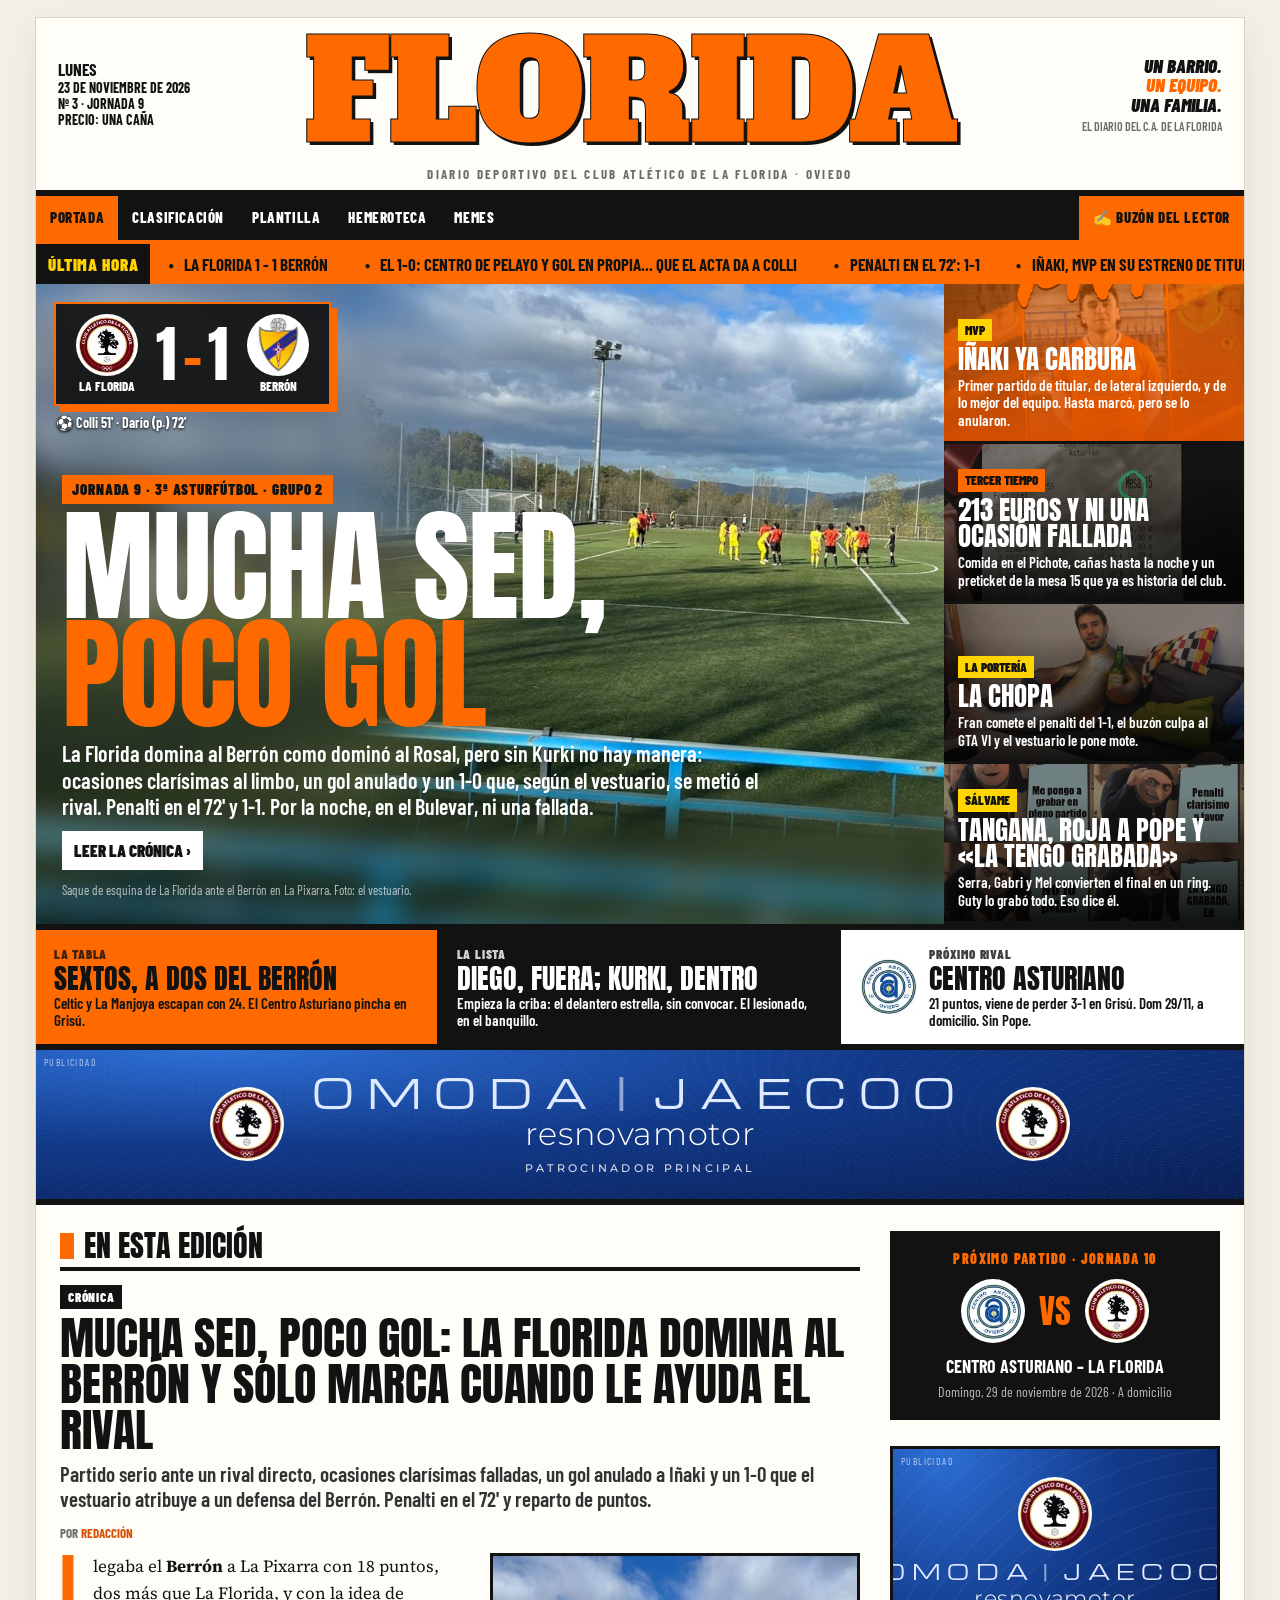
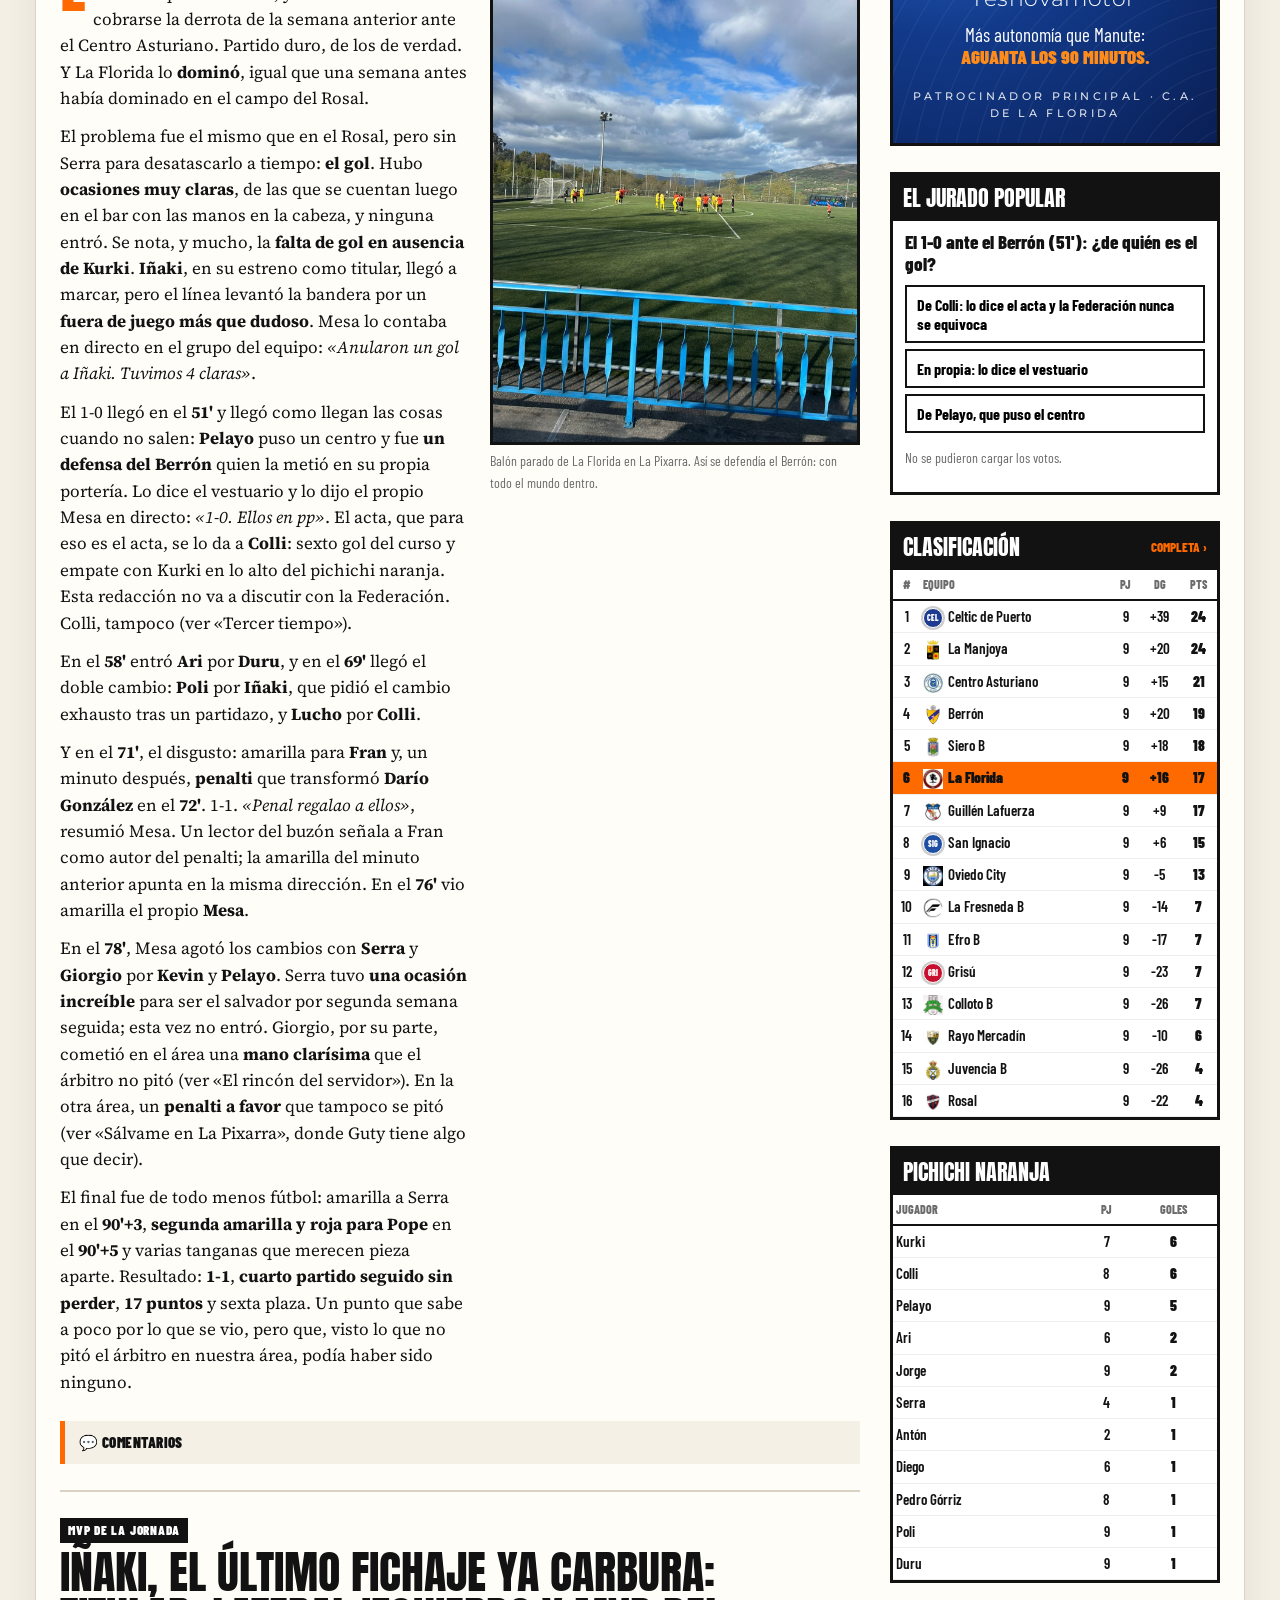
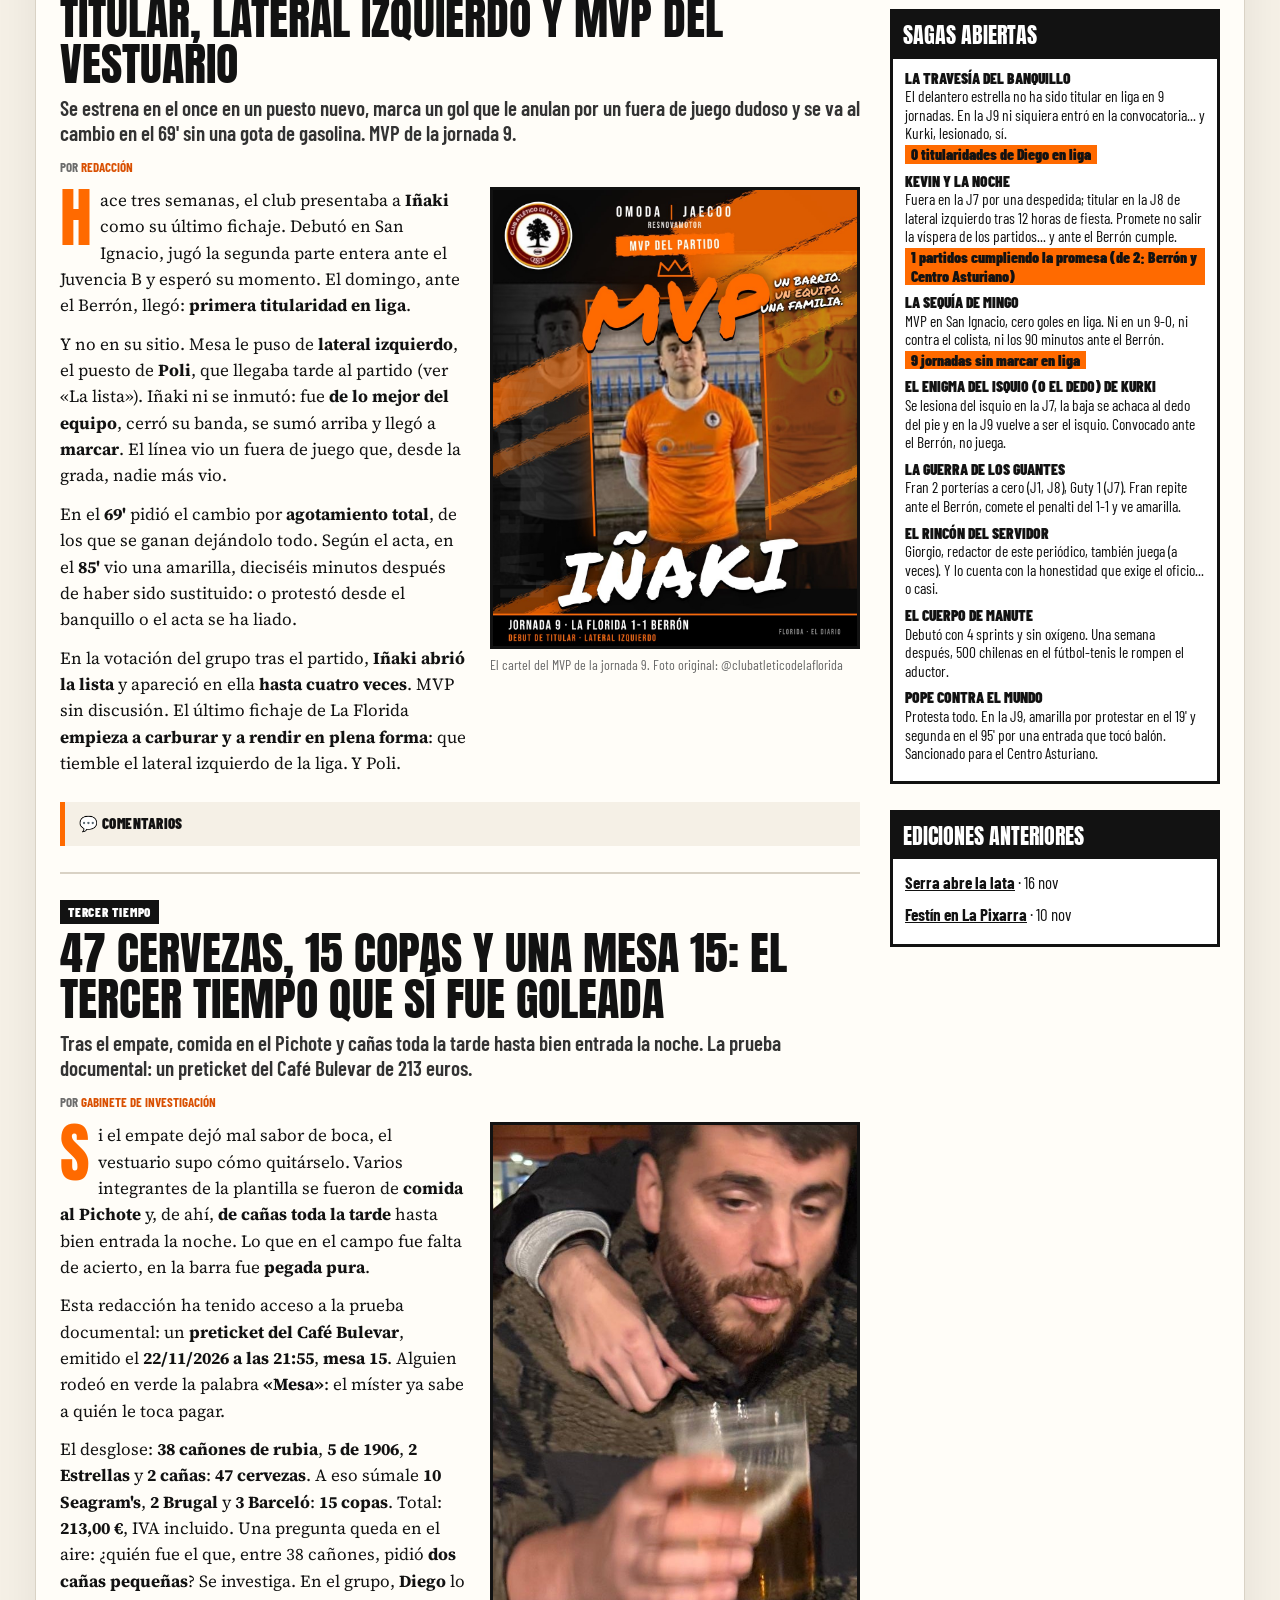
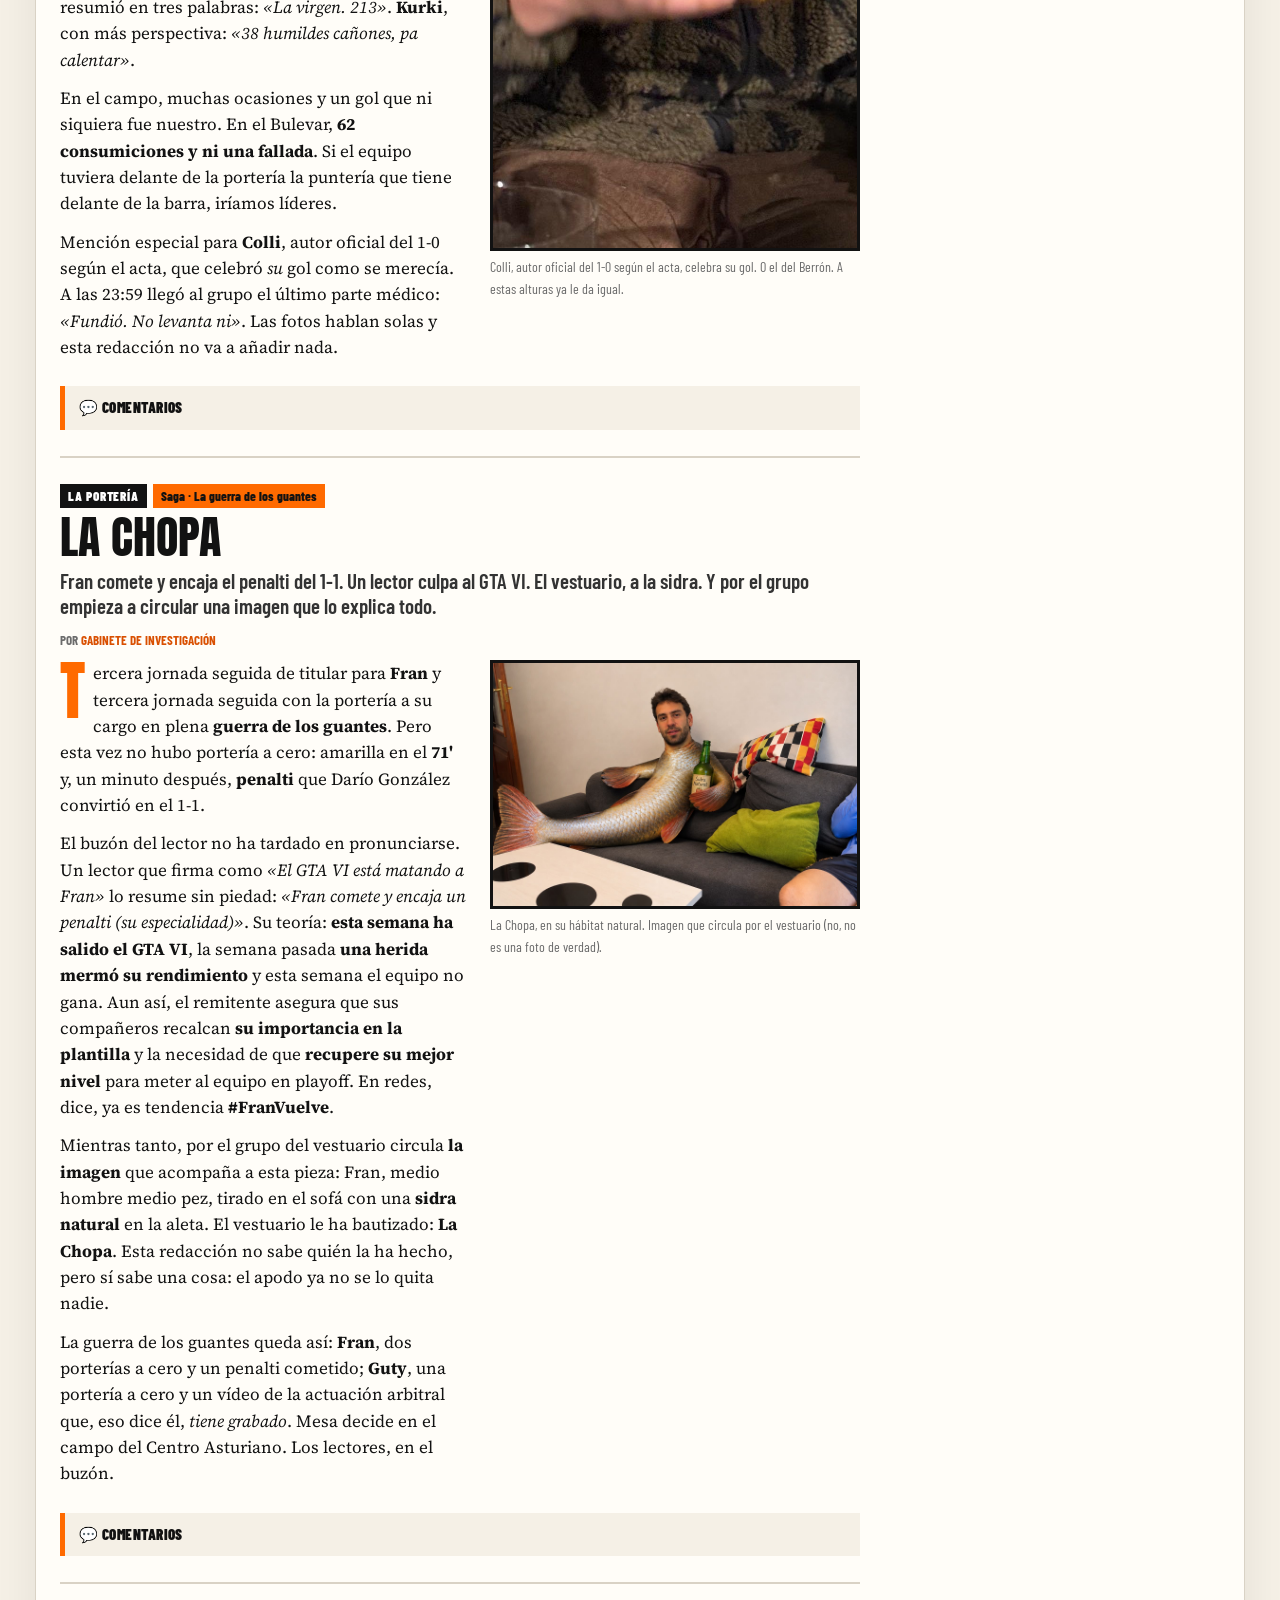
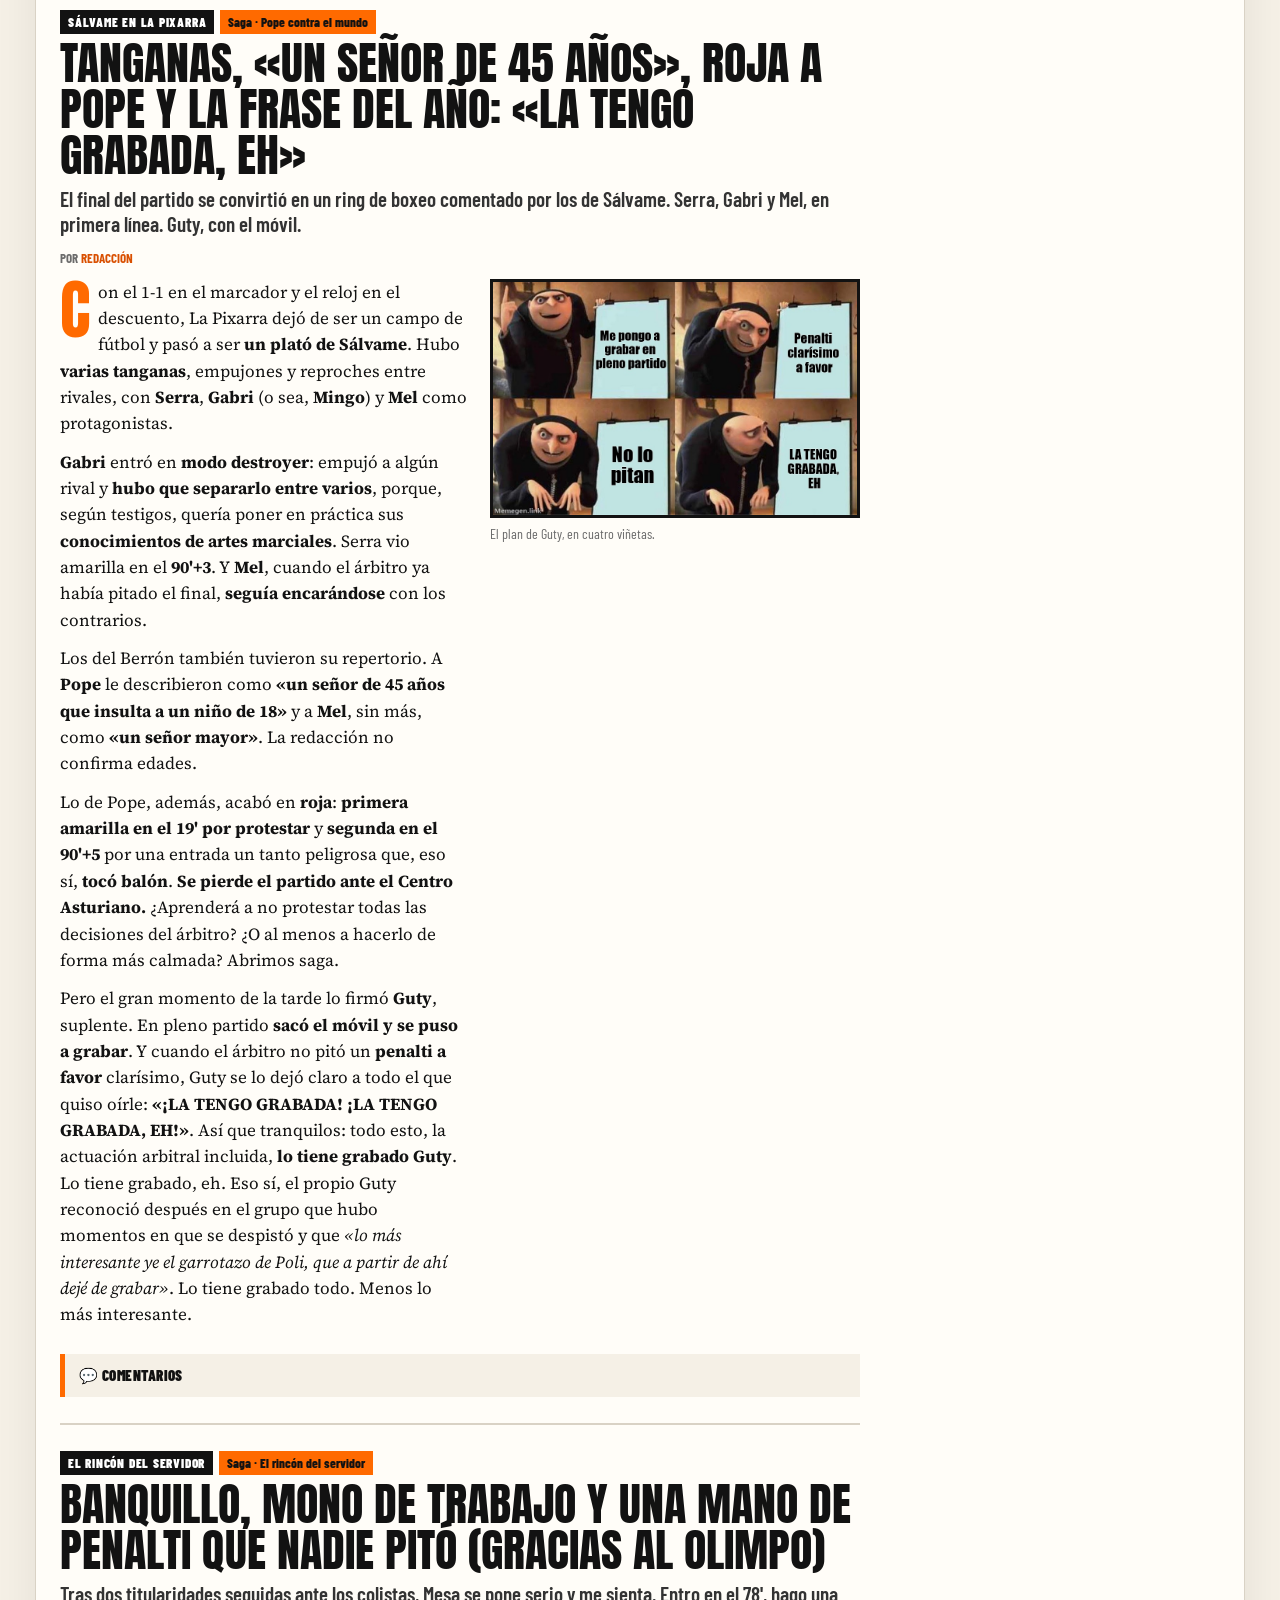
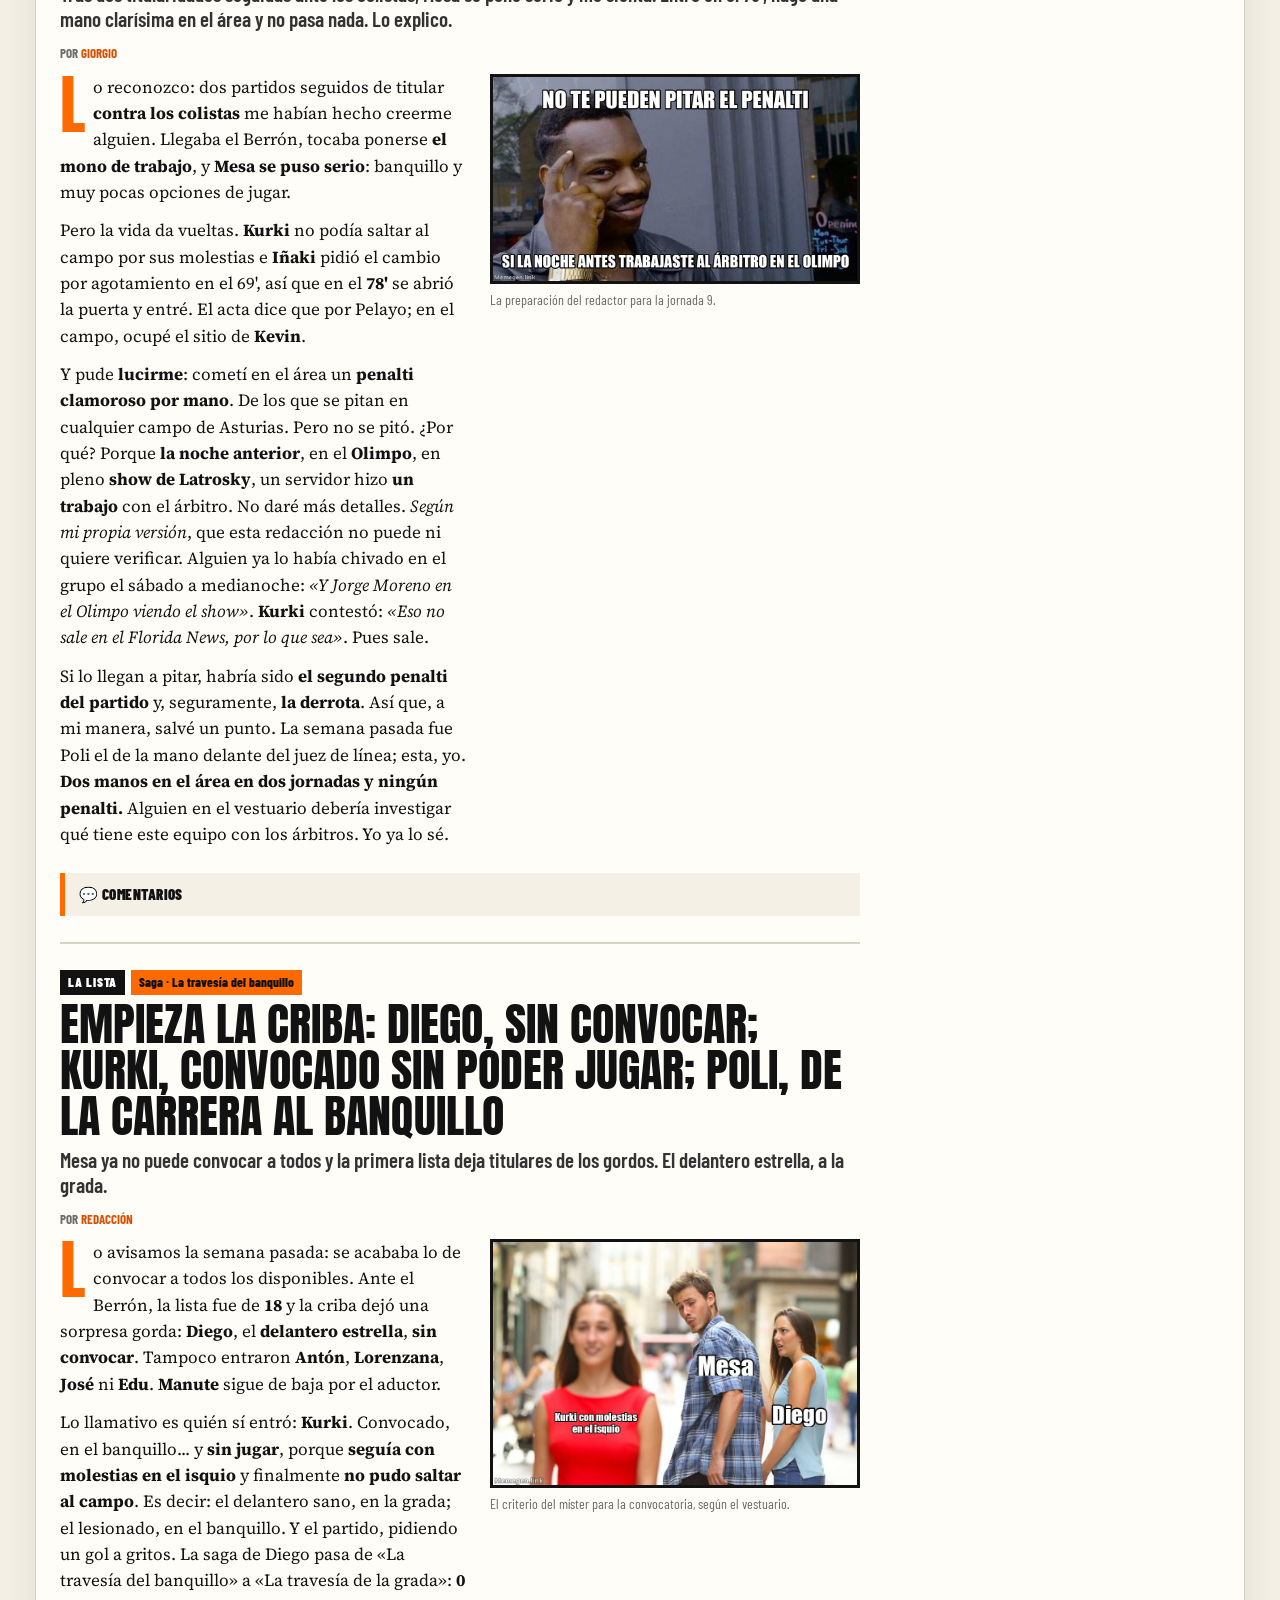
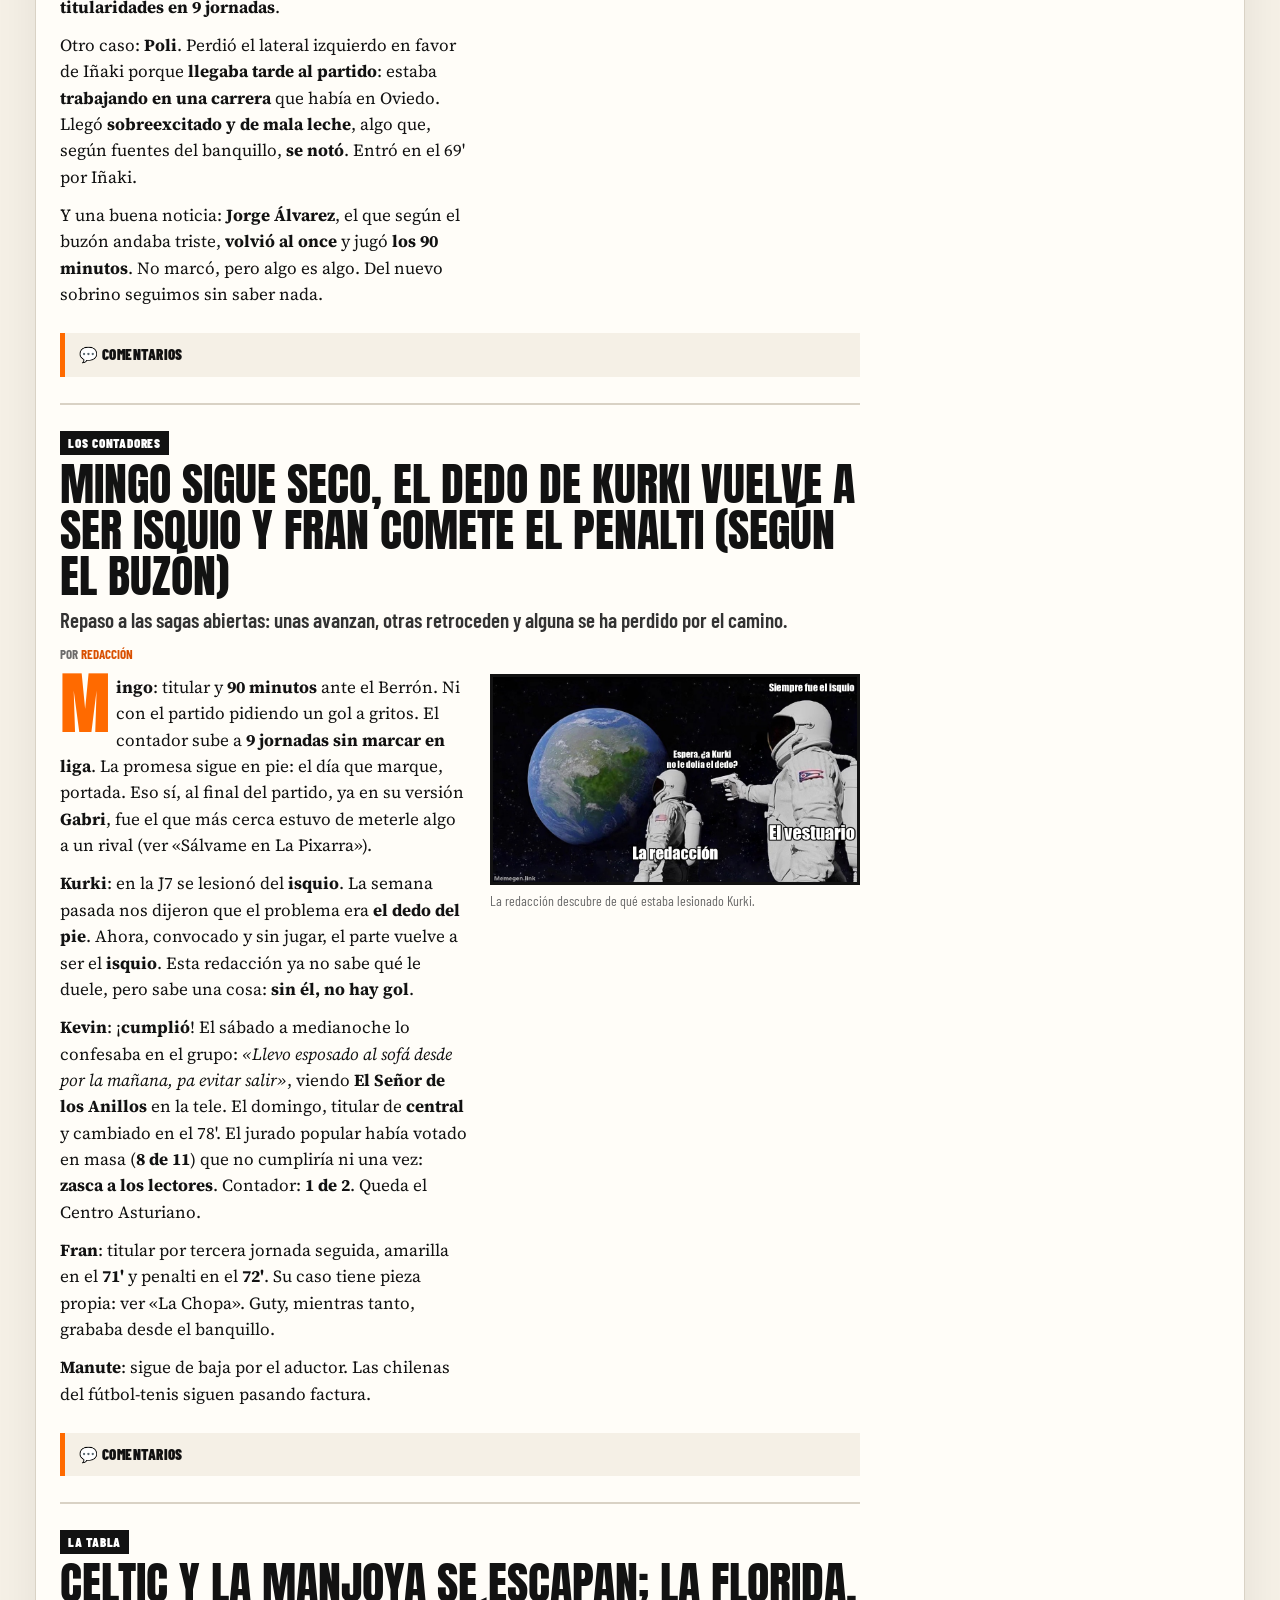
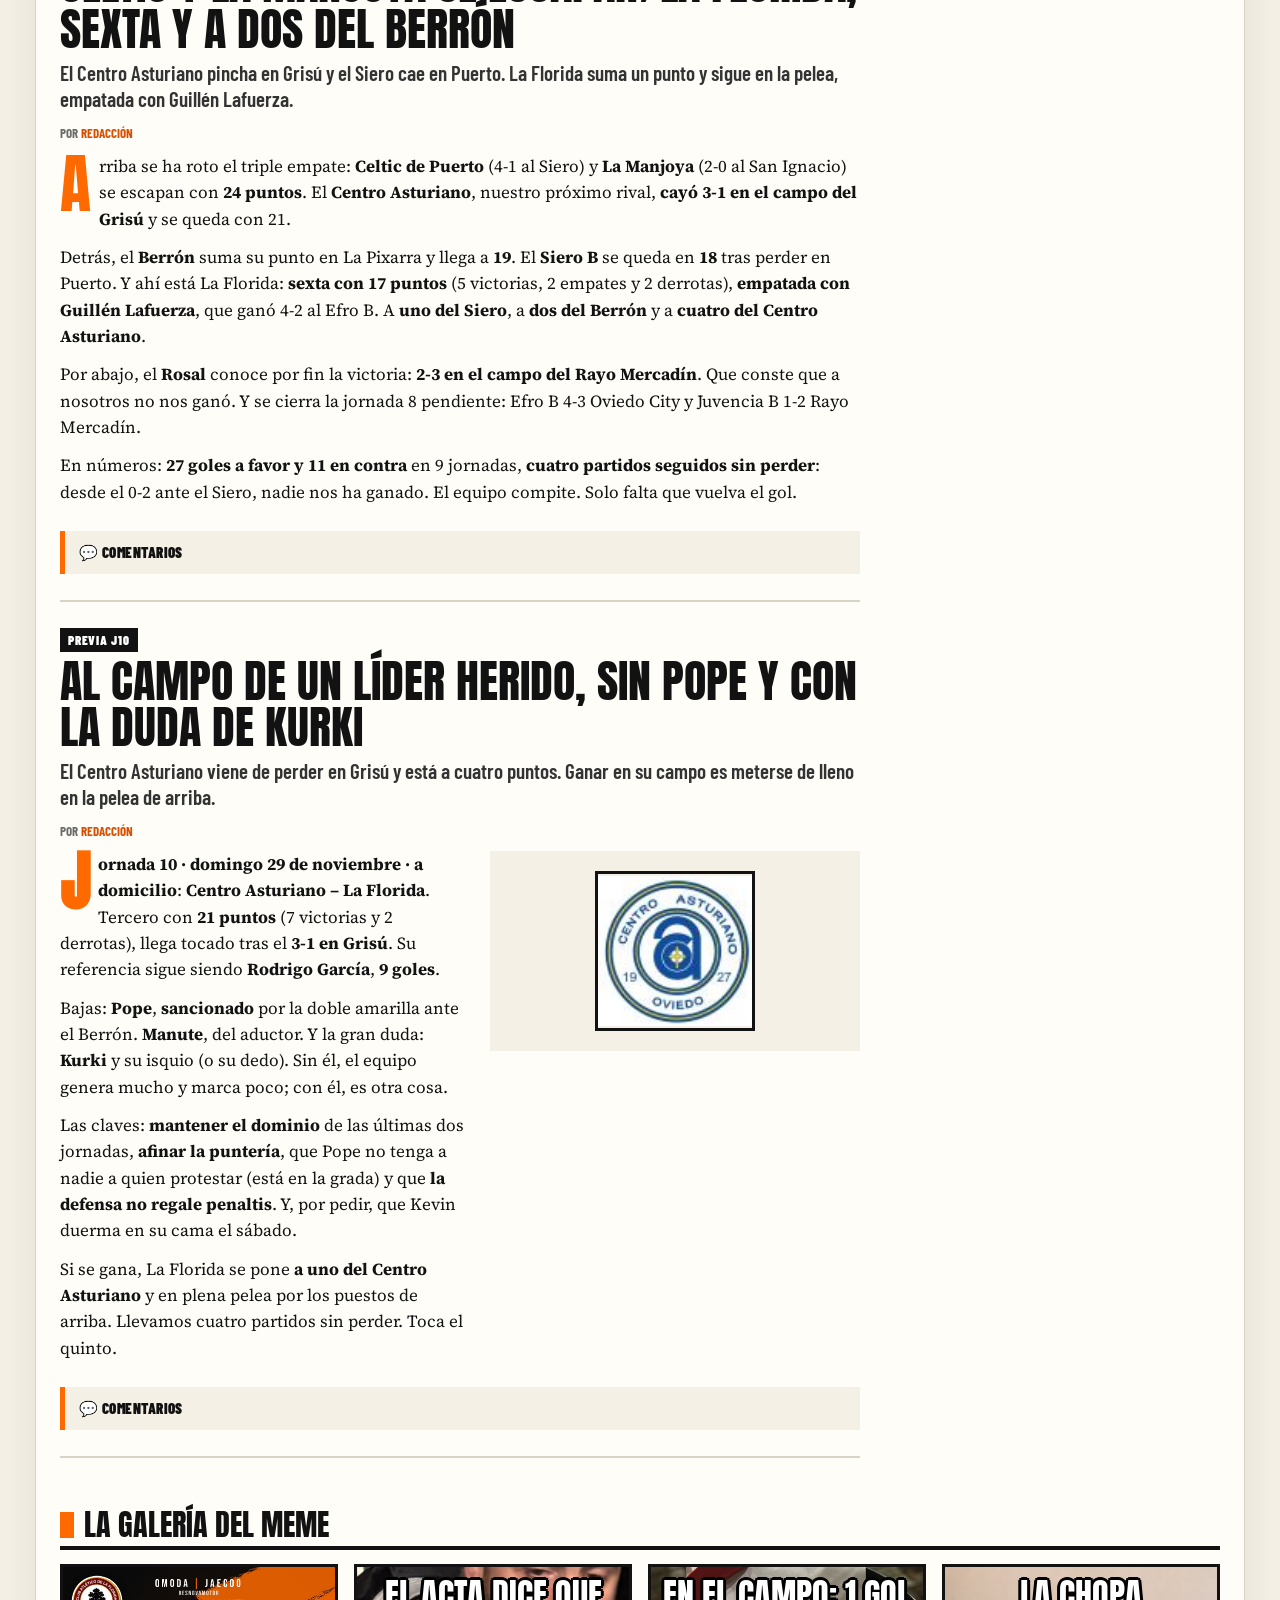
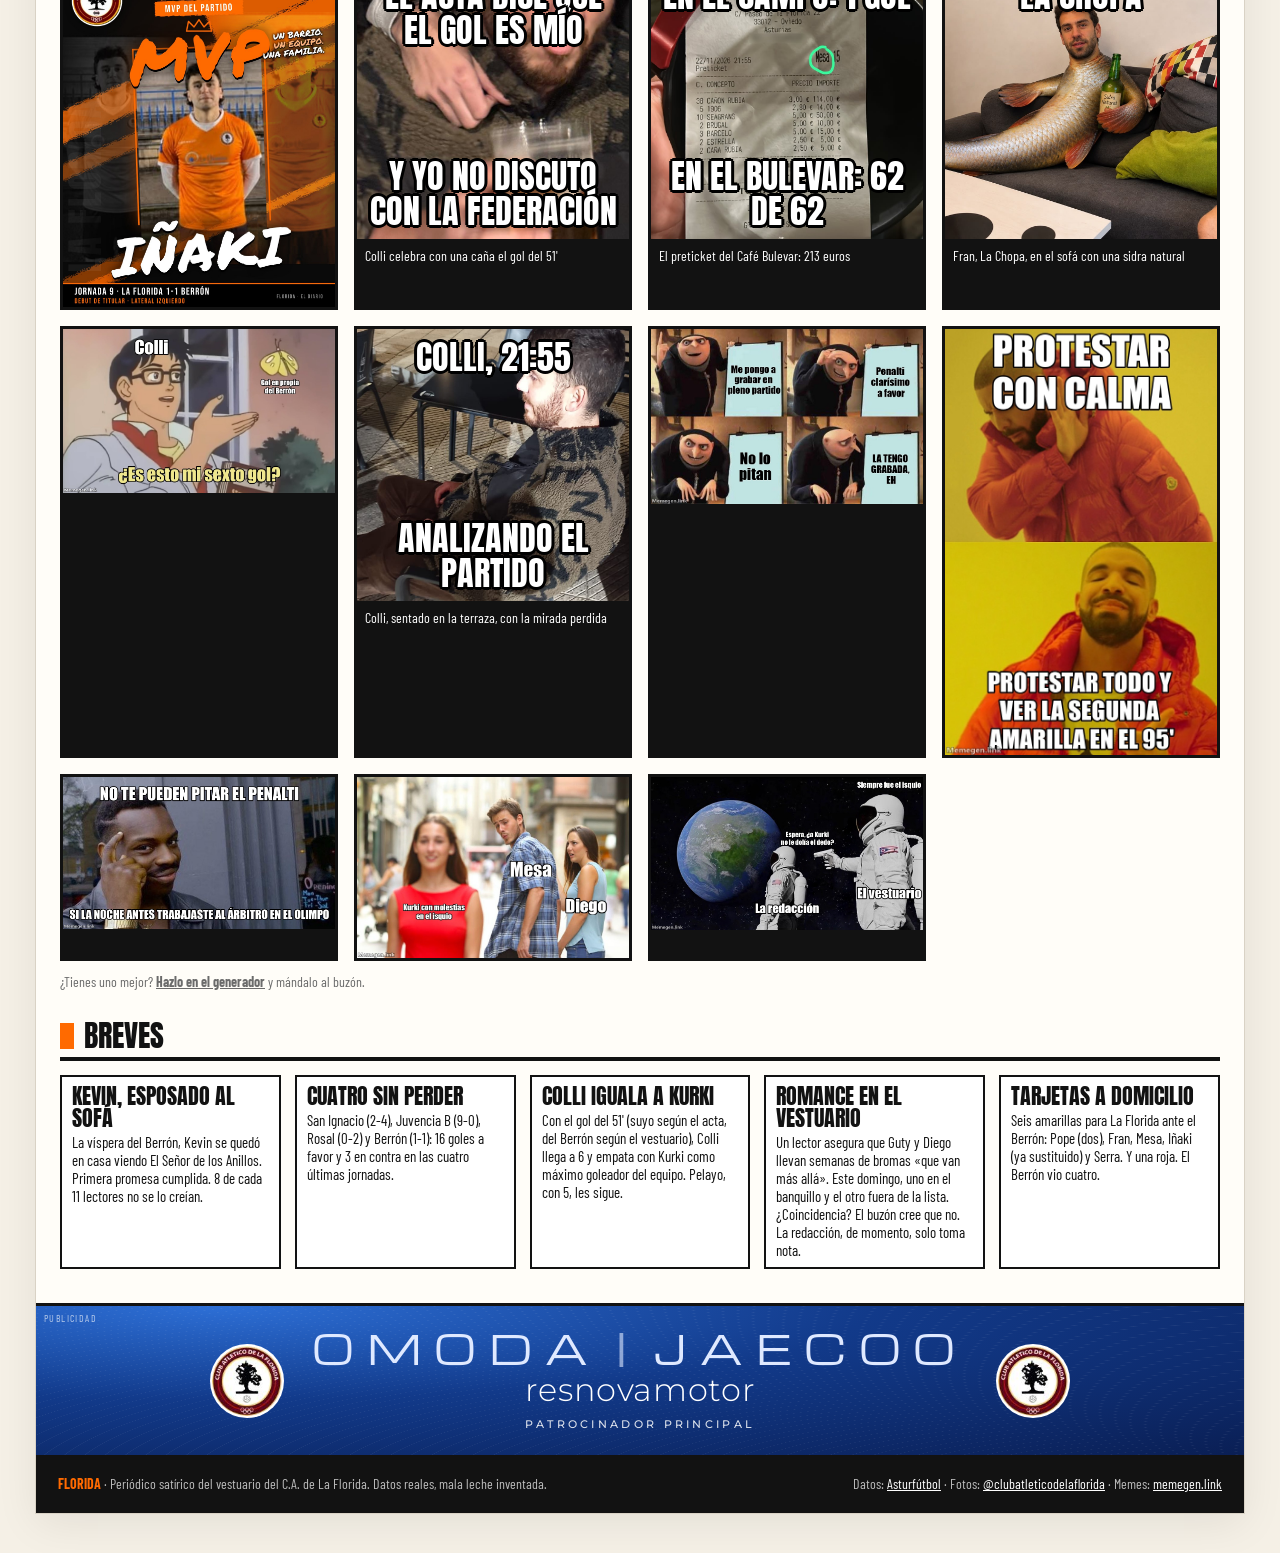
<file: index.html>
<!doctype html>
<html lang="es">
<head>
<meta charset="utf-8">
<meta name="viewport" content="width=device-width, initial-scale=1">
<title>FLORIDA · Diario del C.A. de La Florida</title>
<meta name="description" content="FLORIDA, el diario deportivo (y satírico) del Club Atlético de La Florida, Oviedo.">
<meta property="og:site_name" content="FLORIDA">
<meta property="og:title" content="FLORIDA · Diario del C.A. de La Florida">
<meta property="og:description" content="El diario deportivo del Club Atlético de La Florida. Un barrio. Un equipo. Una familia.">
<meta property="og:image" content="img/ig/j7-1.jpg">
<meta name="theme-color" content="#ff6a00">
<link rel="icon" href="img/escudos/florida.jpg">
<link rel="preconnect" href="https://fonts.googleapis.com"><link rel="preconnect" href="https://fonts.gstatic.com" crossorigin>
<link href="https://fonts.googleapis.com/css2?family=Alfa+Slab+One&family=Anton&family=Michroma&family=Montserrat:wght@300;500&family=Barlow+Condensed:ital,wght@0,500;0,600;0,700;0,800;0,900;1,700;1,900&family=Source+Serif+4:ital,opsz,wght@0,8..60,400;0,8..60,700;1,8..60,400&display=swap" rel="stylesheet">
<link rel="stylesheet" href="css/style.css?v=20261116c">
</head>
<body data-pagina="edicion">
<div class="wrap"><div class="paper" id="app"><div class="pagina"><p class="aviso">Imprimiendo la edición…</p></div></div></div>
<script src="js/config.js?v=20261116c"></script>
<script src="js/app.js?v=20261116c"></script>

</body>
</html>
</file>
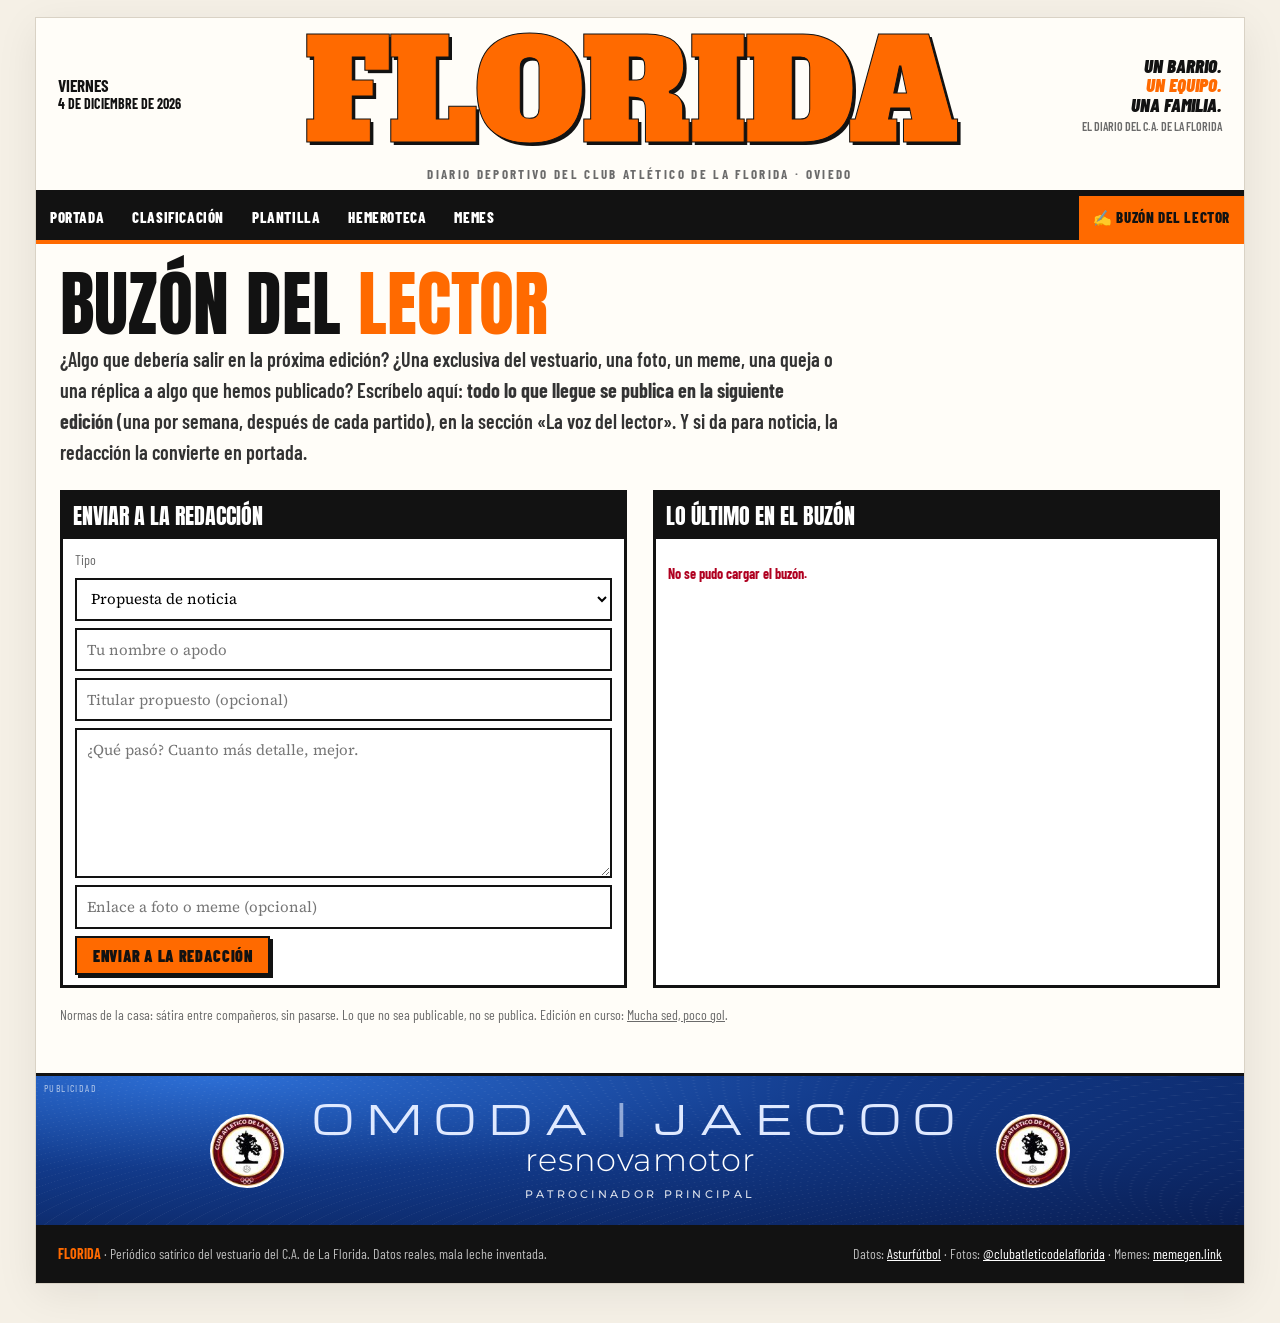
<file: buzon.html>
<!doctype html>
<html lang="es">
<head>
<meta charset="utf-8">
<meta name="viewport" content="width=device-width, initial-scale=1">
<title>Buzón del lector · FLORIDA</title>
<meta name="description" content="FLORIDA, el diario deportivo (y satírico) del Club Atlético de La Florida, Oviedo.">
<meta property="og:site_name" content="FLORIDA">
<meta property="og:title" content="Buzón del lector · FLORIDA">
<meta property="og:description" content="El diario deportivo del Club Atlético de La Florida. Un barrio. Un equipo. Una familia.">
<meta property="og:image" content="img/ig/j7-1.jpg">
<meta name="theme-color" content="#ff6a00">
<link rel="icon" href="img/escudos/florida.jpg">
<link rel="preconnect" href="https://fonts.googleapis.com"><link rel="preconnect" href="https://fonts.gstatic.com" crossorigin>
<link href="https://fonts.googleapis.com/css2?family=Alfa+Slab+One&family=Anton&family=Michroma&family=Montserrat:wght@300;500&family=Barlow+Condensed:ital,wght@0,500;0,600;0,700;0,800;0,900;1,700;1,900&family=Source+Serif+4:ital,opsz,wght@0,8..60,400;0,8..60,700;1,8..60,400&display=swap" rel="stylesheet">
<link rel="stylesheet" href="css/style.css?v=20261116c">
</head>
<body data-pagina="buzon">
<div class="wrap"><div class="paper" id="app"><div class="pagina"><p class="aviso">Imprimiendo la edición…</p></div></div></div>
<script src="js/config.js?v=20261116c"></script>
<script src="js/app.js?v=20261116c"></script>

</body>
</html>
</file>
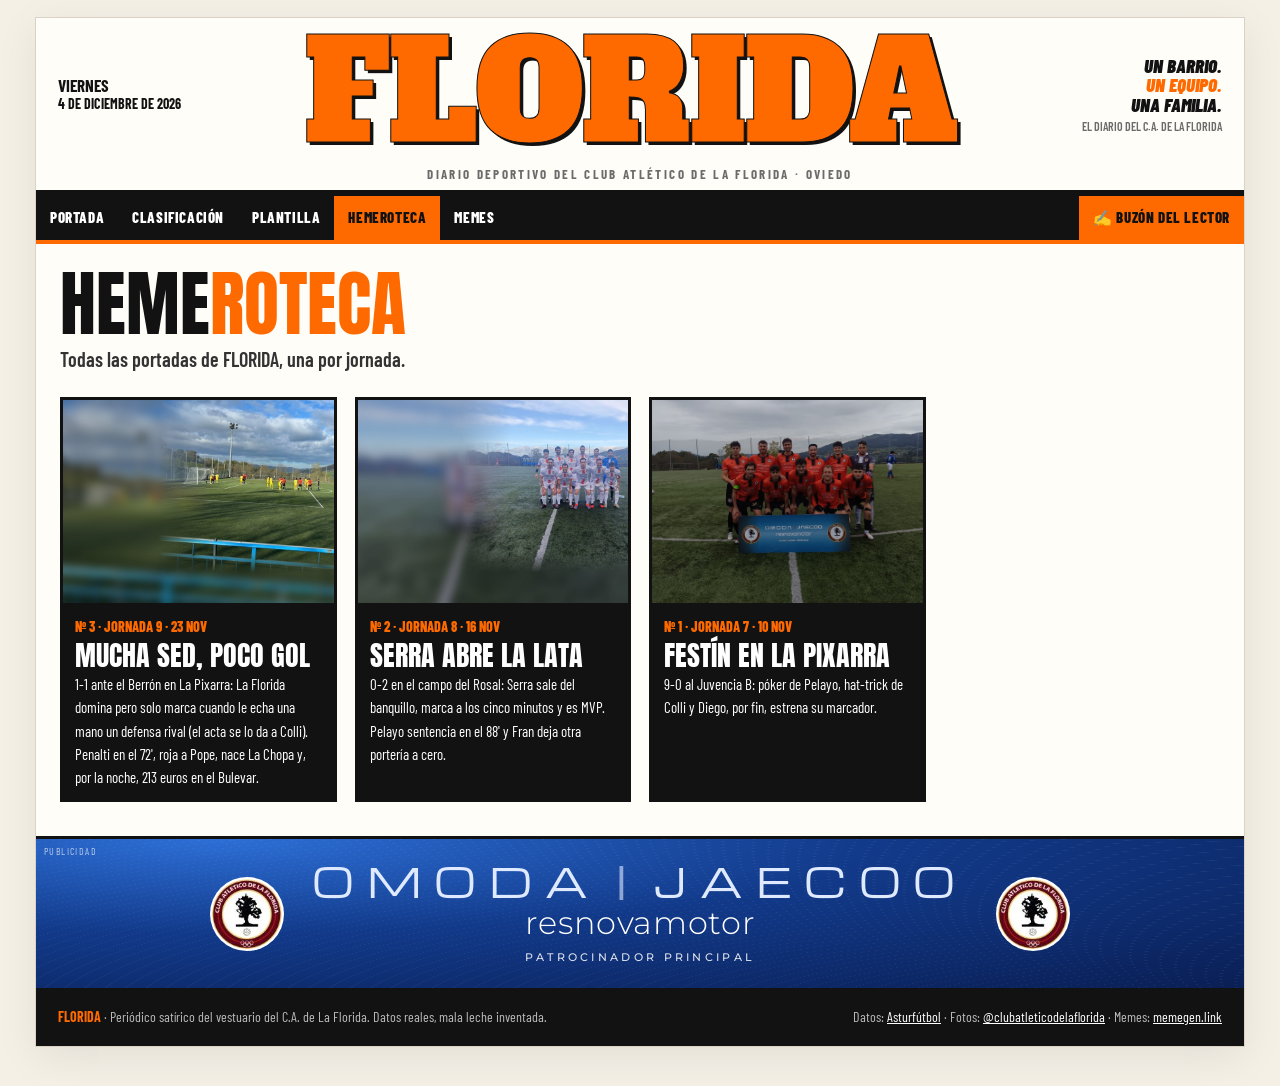
<file: hemeroteca.html>
<!doctype html>
<html lang="es">
<head>
<meta charset="utf-8">
<meta name="viewport" content="width=device-width, initial-scale=1">
<title>Hemeroteca · FLORIDA</title>
<meta name="description" content="FLORIDA, el diario deportivo (y satírico) del Club Atlético de La Florida, Oviedo.">
<meta property="og:site_name" content="FLORIDA">
<meta property="og:title" content="Hemeroteca · FLORIDA">
<meta property="og:description" content="El diario deportivo del Club Atlético de La Florida. Un barrio. Un equipo. Una familia.">
<meta property="og:image" content="img/ig/j7-1.jpg">
<meta name="theme-color" content="#ff6a00">
<link rel="icon" href="img/escudos/florida.jpg">
<link rel="preconnect" href="https://fonts.googleapis.com"><link rel="preconnect" href="https://fonts.gstatic.com" crossorigin>
<link href="https://fonts.googleapis.com/css2?family=Alfa+Slab+One&family=Anton&family=Michroma&family=Montserrat:wght@300;500&family=Barlow+Condensed:ital,wght@0,500;0,600;0,700;0,800;0,900;1,700;1,900&family=Source+Serif+4:ital,opsz,wght@0,8..60,400;0,8..60,700;1,8..60,400&display=swap" rel="stylesheet">
<link rel="stylesheet" href="css/style.css?v=20261116c">
</head>
<body data-pagina="hemeroteca">
<div class="wrap"><div class="paper" id="app"><div class="pagina"><p class="aviso">Imprimiendo la edición…</p></div></div></div>
<script src="js/config.js?v=20261116c"></script>
<script src="js/app.js?v=20261116c"></script>

</body>
</html>
</file>
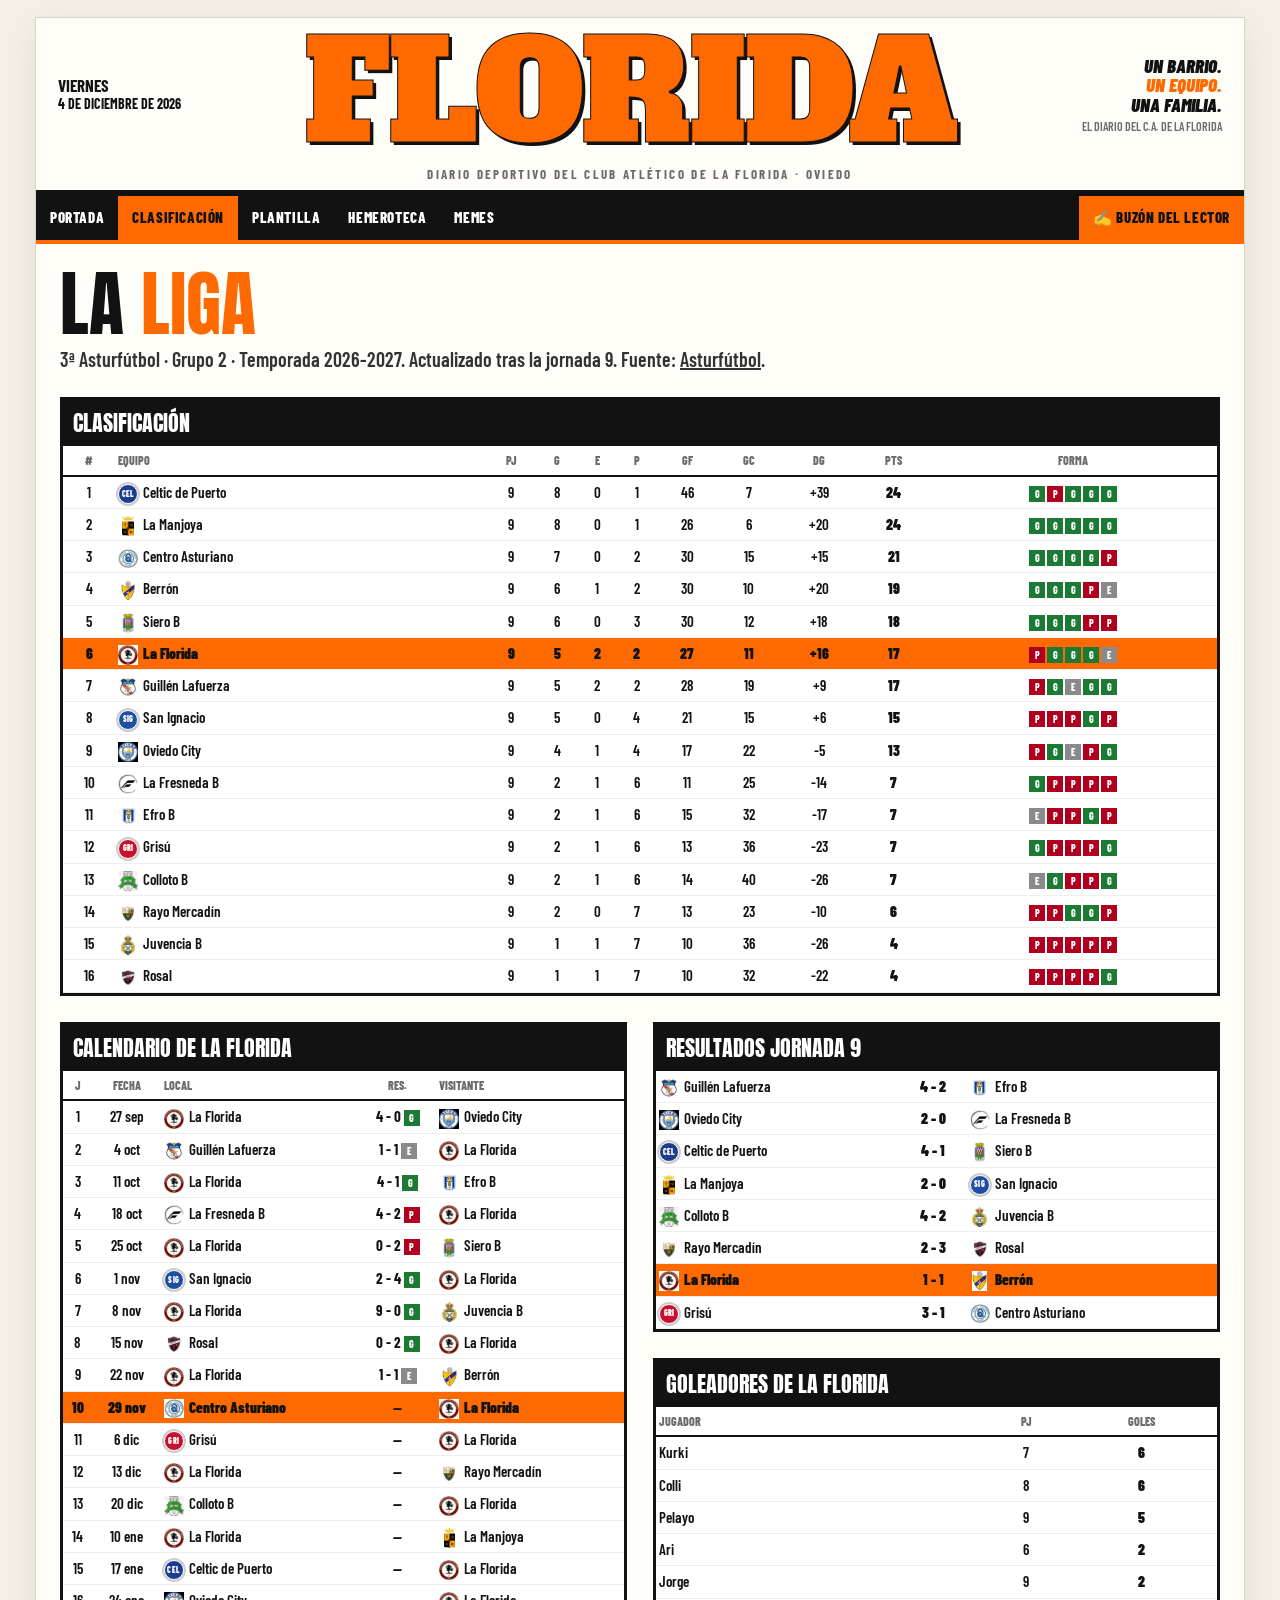
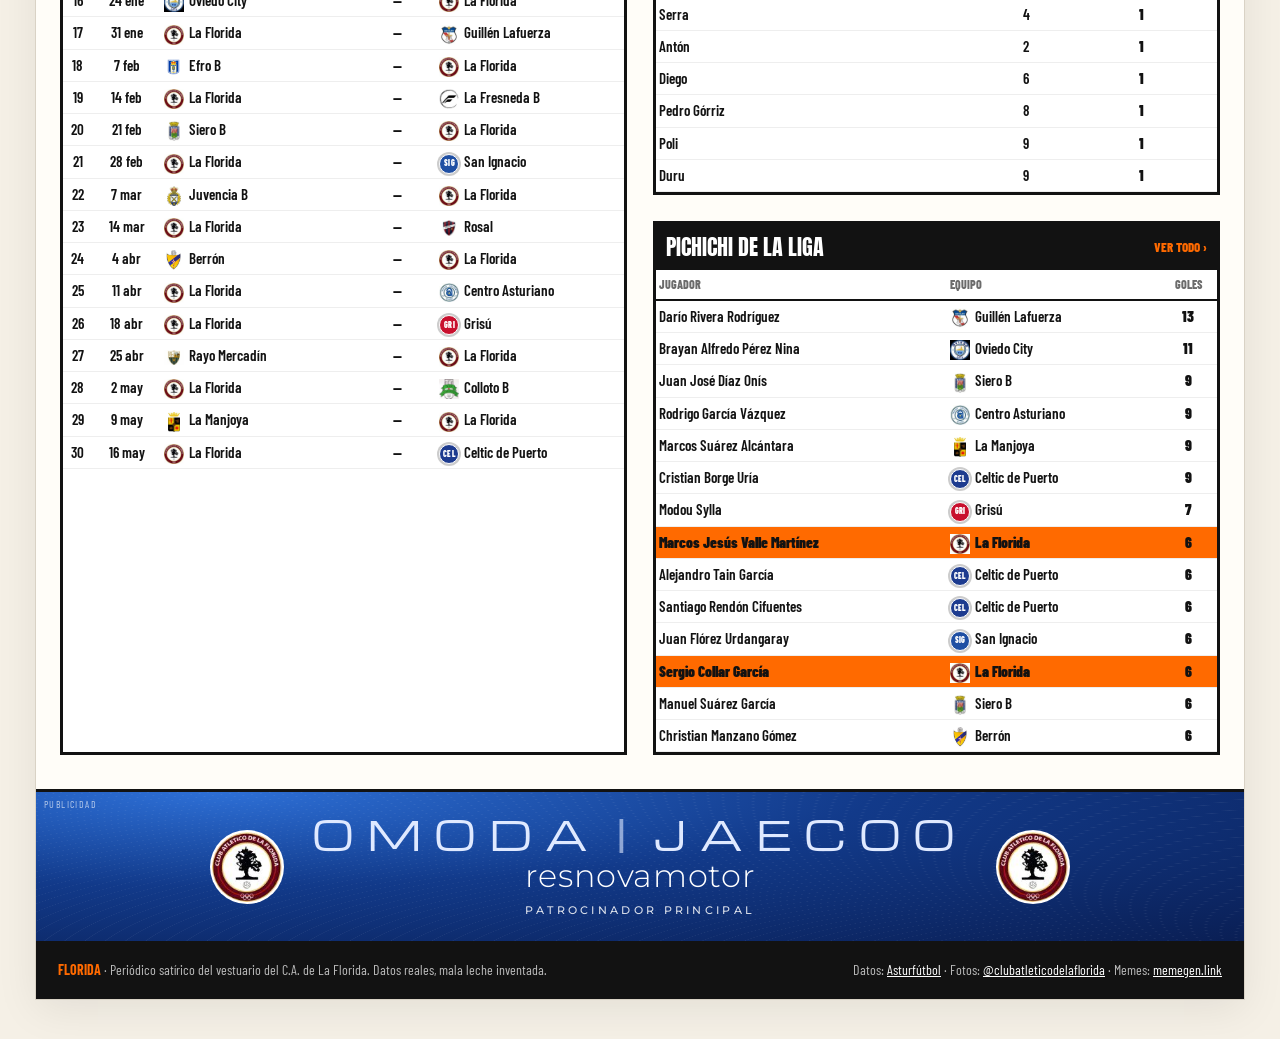
<file: liga.html>
<!doctype html>
<html lang="es">
<head>
<meta charset="utf-8">
<meta name="viewport" content="width=device-width, initial-scale=1">
<title>Clasificación · FLORIDA</title>
<meta name="description" content="FLORIDA, el diario deportivo (y satírico) del Club Atlético de La Florida, Oviedo.">
<meta property="og:site_name" content="FLORIDA">
<meta property="og:title" content="Clasificación · FLORIDA">
<meta property="og:description" content="El diario deportivo del Club Atlético de La Florida. Un barrio. Un equipo. Una familia.">
<meta property="og:image" content="img/ig/j7-1.jpg">
<meta name="theme-color" content="#ff6a00">
<link rel="icon" href="img/escudos/florida.jpg">
<link rel="preconnect" href="https://fonts.googleapis.com"><link rel="preconnect" href="https://fonts.gstatic.com" crossorigin>
<link href="https://fonts.googleapis.com/css2?family=Alfa+Slab+One&family=Anton&family=Michroma&family=Montserrat:wght@300;500&family=Barlow+Condensed:ital,wght@0,500;0,600;0,700;0,800;0,900;1,700;1,900&family=Source+Serif+4:ital,opsz,wght@0,8..60,400;0,8..60,700;1,8..60,400&display=swap" rel="stylesheet">
<link rel="stylesheet" href="css/style.css?v=20261116c">
</head>
<body data-pagina="liga">
<div class="wrap"><div class="paper" id="app"><div class="pagina"><p class="aviso">Imprimiendo la edición…</p></div></div></div>
<script src="js/config.js?v=20261116c"></script>
<script src="js/app.js?v=20261116c"></script>

</body>
</html>
</file>
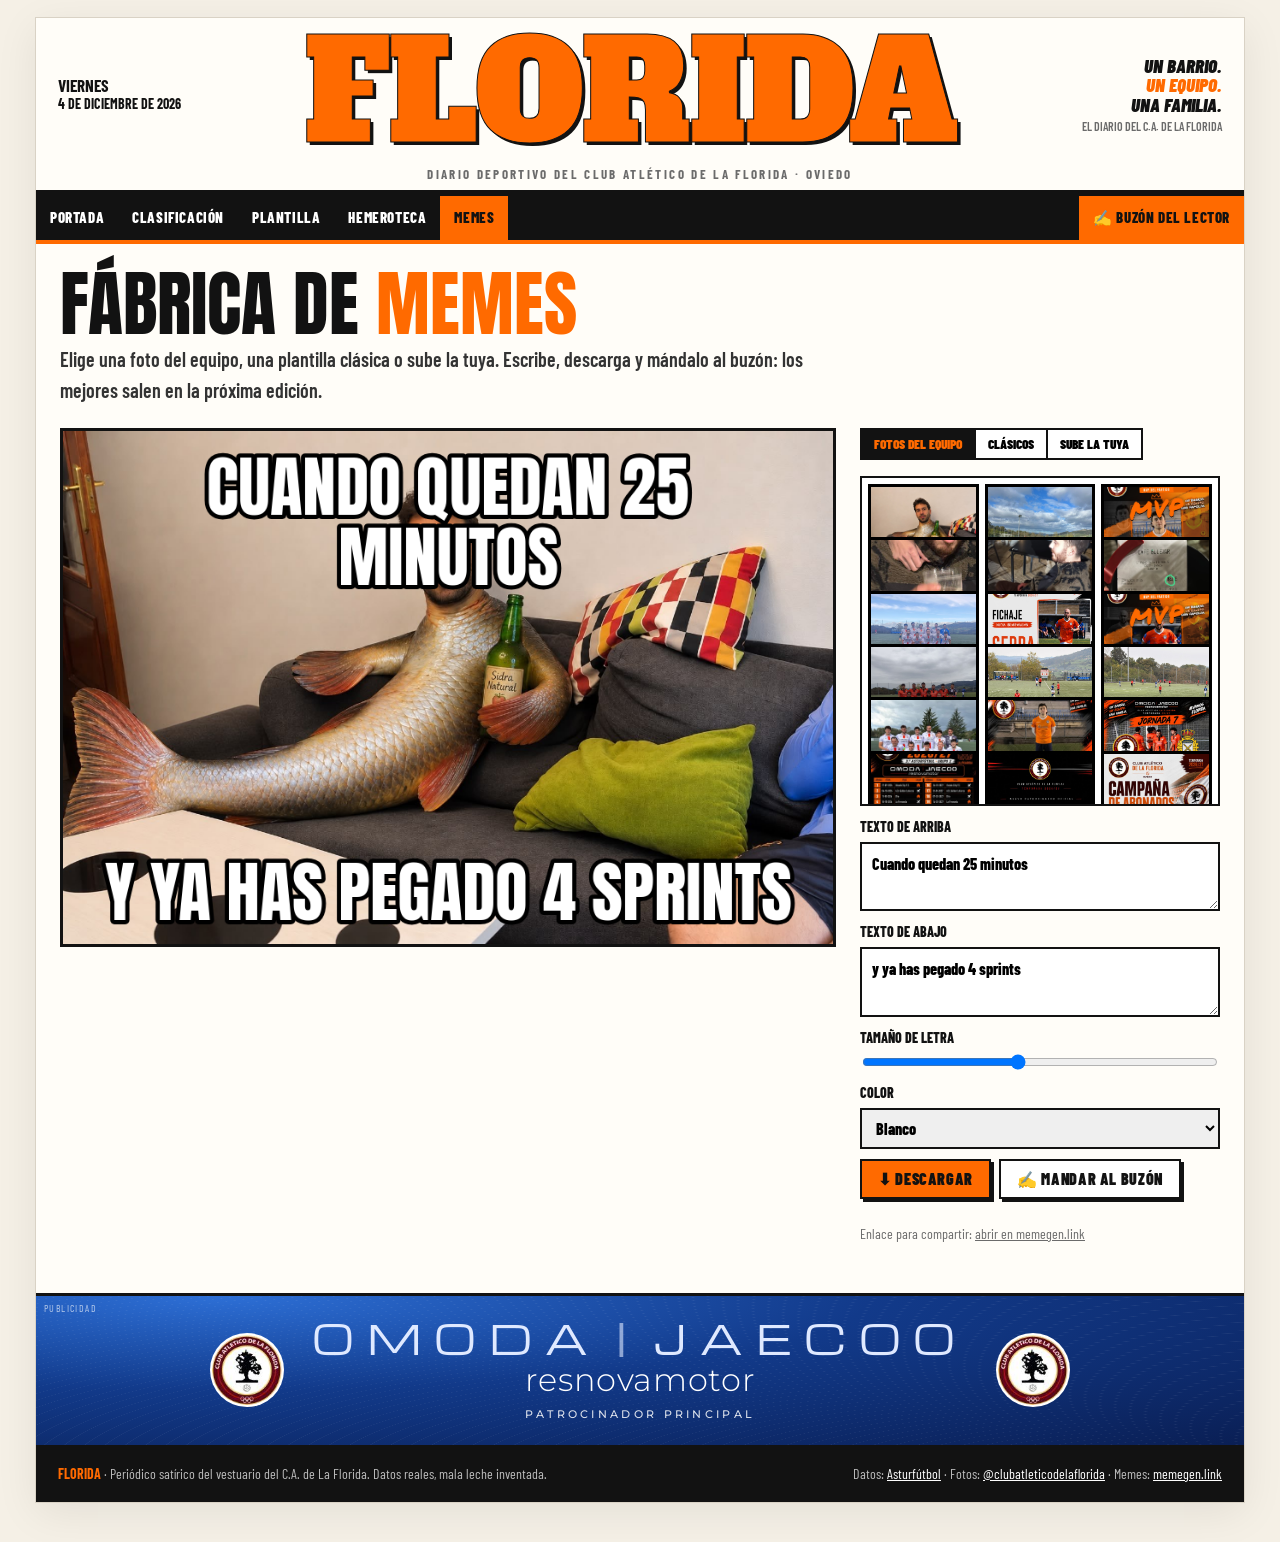
<file: memes.html>
<!doctype html>
<html lang="es">
<head>
<meta charset="utf-8">
<meta name="viewport" content="width=device-width, initial-scale=1">
<title>Generador de memes · FLORIDA</title>
<meta name="description" content="FLORIDA, el diario deportivo (y satírico) del Club Atlético de La Florida, Oviedo.">
<meta property="og:site_name" content="FLORIDA">
<meta property="og:title" content="Generador de memes · FLORIDA">
<meta property="og:description" content="El diario deportivo del Club Atlético de La Florida. Un barrio. Un equipo. Una familia.">
<meta property="og:image" content="img/ig/j7-1.jpg">
<meta name="theme-color" content="#ff6a00">
<link rel="icon" href="img/escudos/florida.jpg">
<link rel="preconnect" href="https://fonts.googleapis.com"><link rel="preconnect" href="https://fonts.gstatic.com" crossorigin>
<link href="https://fonts.googleapis.com/css2?family=Alfa+Slab+One&family=Anton&family=Michroma&family=Montserrat:wght@300;500&family=Barlow+Condensed:ital,wght@0,500;0,600;0,700;0,800;0,900;1,700;1,900&family=Source+Serif+4:ital,opsz,wght@0,8..60,400;0,8..60,700;1,8..60,400&display=swap" rel="stylesheet">
<link rel="stylesheet" href="css/style.css?v=20261116c">
</head>
<body data-pagina="memes">
<div class="wrap"><div class="paper" id="app"><div class="pagina"><p class="aviso">Imprimiendo la edición…</p></div></div></div>
<script src="js/config.js?v=20261116c"></script>
<script src="js/app.js?v=20261116c"></script>
<script src="js/memes.js?v=20261116c"></script>
</body>
</html>
</file>
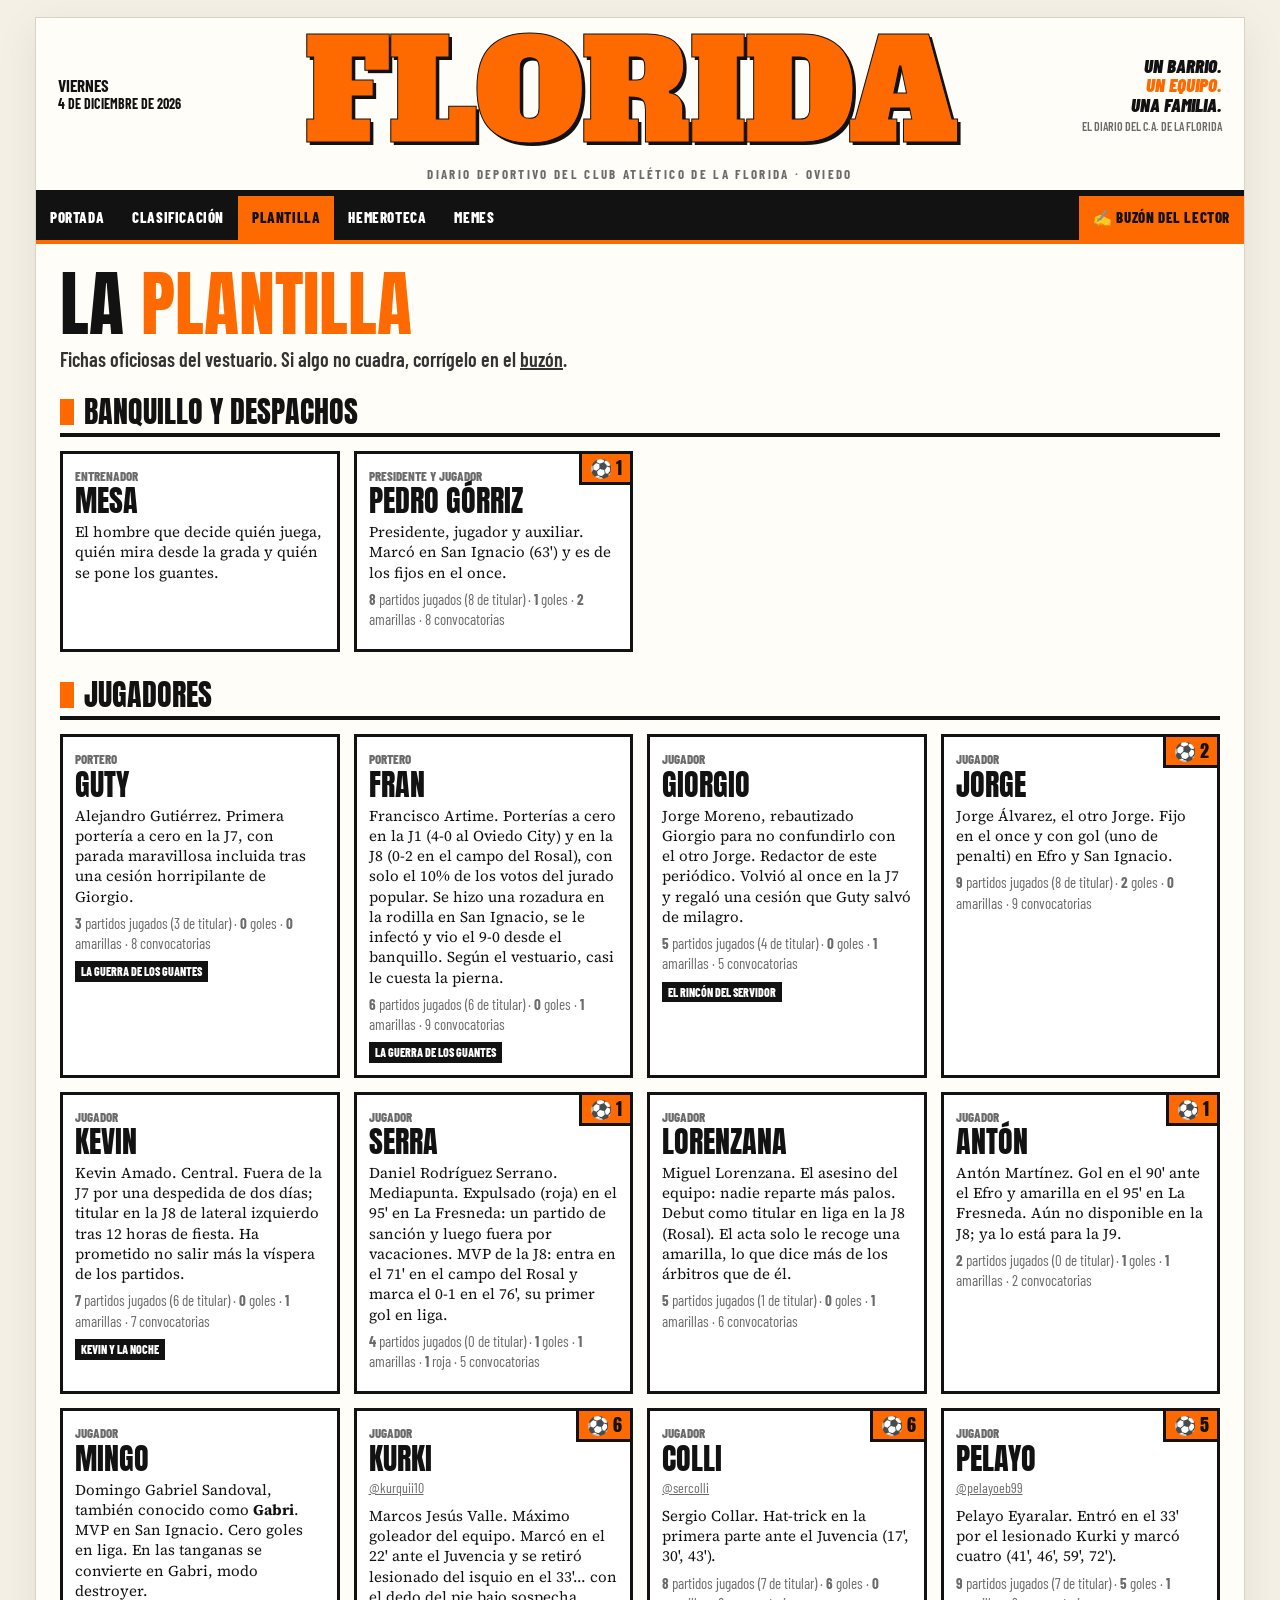
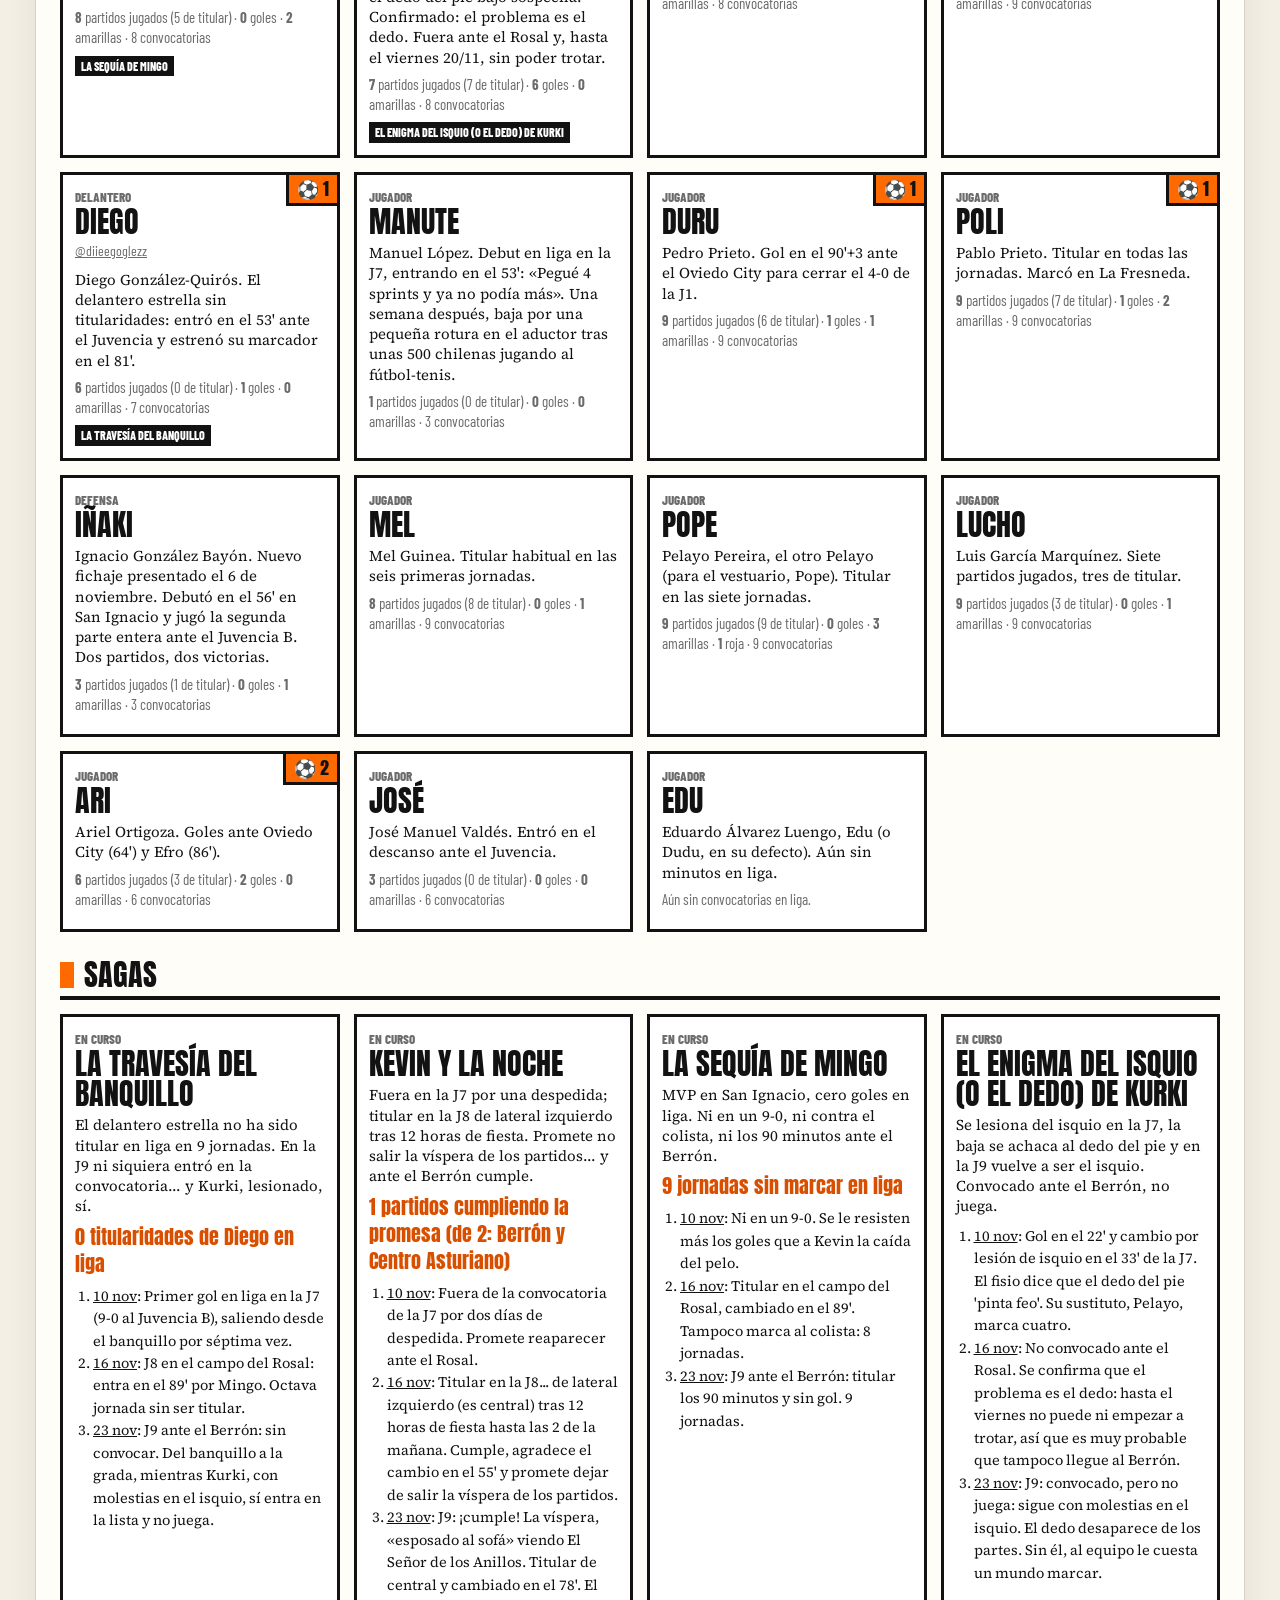
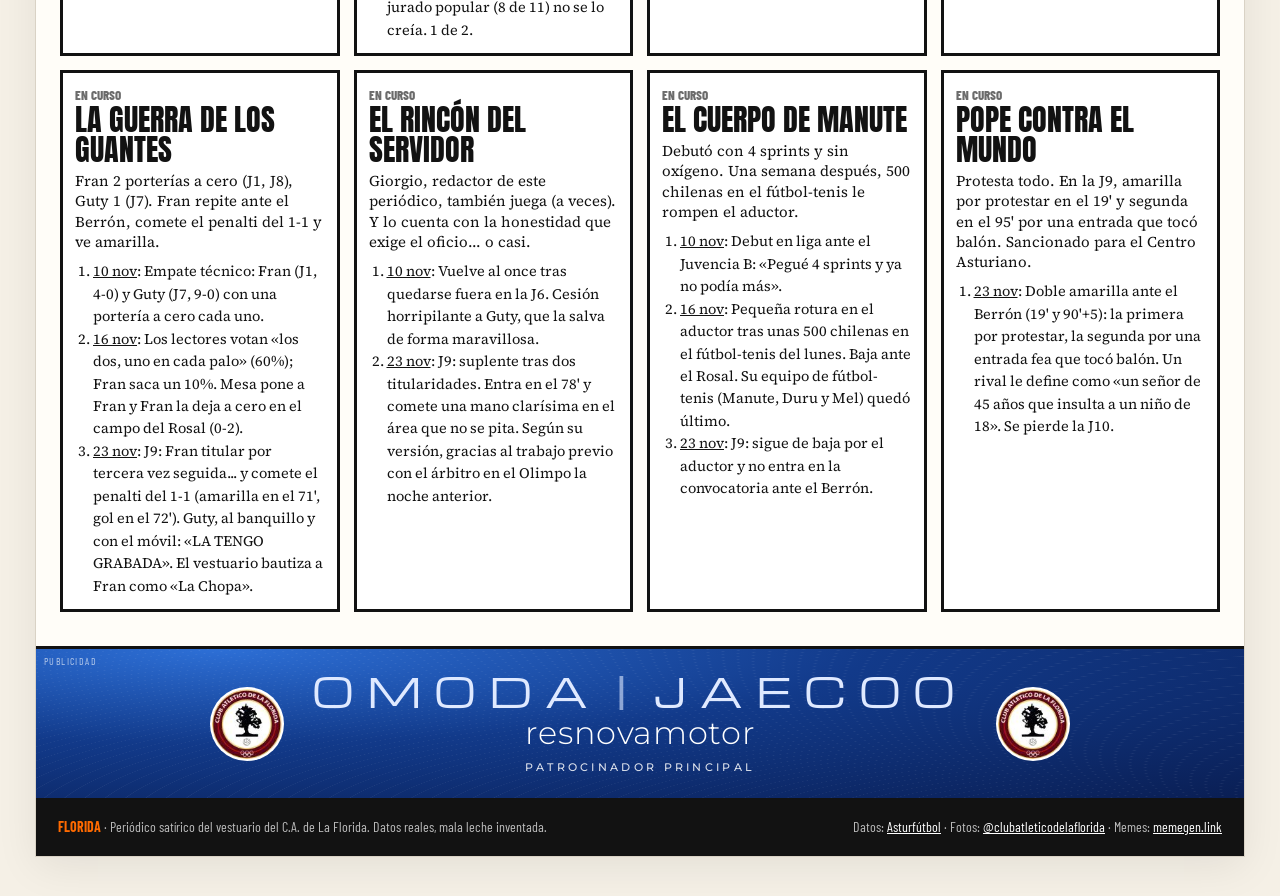
<file: plantilla.html>
<!doctype html>
<html lang="es">
<head>
<meta charset="utf-8">
<meta name="viewport" content="width=device-width, initial-scale=1">
<title>Plantilla y sagas · FLORIDA</title>
<meta name="description" content="FLORIDA, el diario deportivo (y satírico) del Club Atlético de La Florida, Oviedo.">
<meta property="og:site_name" content="FLORIDA">
<meta property="og:title" content="Plantilla y sagas · FLORIDA">
<meta property="og:description" content="El diario deportivo del Club Atlético de La Florida. Un barrio. Un equipo. Una familia.">
<meta property="og:image" content="img/ig/j7-1.jpg">
<meta name="theme-color" content="#ff6a00">
<link rel="icon" href="img/escudos/florida.jpg">
<link rel="preconnect" href="https://fonts.googleapis.com"><link rel="preconnect" href="https://fonts.gstatic.com" crossorigin>
<link href="https://fonts.googleapis.com/css2?family=Alfa+Slab+One&family=Anton&family=Michroma&family=Montserrat:wght@300;500&family=Barlow+Condensed:ital,wght@0,500;0,600;0,700;0,800;0,900;1,700;1,900&family=Source+Serif+4:ital,opsz,wght@0,8..60,400;0,8..60,700;1,8..60,400&display=swap" rel="stylesheet">
<link rel="stylesheet" href="css/style.css?v=20261116c">
</head>
<body data-pagina="plantilla">
<div class="wrap"><div class="paper" id="app"><div class="pagina"><p class="aviso">Imprimiendo la edición…</p></div></div></div>
<script src="js/config.js?v=20261116c"></script>
<script src="js/app.js?v=20261116c"></script>

</body>
</html>
</file>
<file: css/style.css>
/* FLORIDA · Diario deportivo del Club Atlético de La Florida */
:root{
  --naranja:#ff6a00; --naranja-2:#ff8c1a; --naranja-osc:#d94f00;
  --negro:#121212; --negro-2:#1d1d1d; --gris:#6b6b6b; --linea:#d9d2c5;
  --crema:#f5f0e6; --papel:#fffdf8; --blanco:#fff; --granate:#6b1d22; --amarillo:#ffd400;
  --f-mast:"Alfa Slab One", Georgia, serif;
  --f-tit:"Anton", "Oswald", Impact, sans-serif;
  --f-cond:"Barlow Condensed", "Arial Narrow", sans-serif;
  --f-txt:"Source Serif 4", Georgia, serif;
}
*{box-sizing:border-box}
html{-webkit-text-size-adjust:100%}
body{margin:0;background:var(--crema);color:var(--negro);font-family:var(--f-txt);font-size:17px;line-height:1.55}
img{max-width:100%;display:block}
a{color:inherit}
.wrap{max-width:1240px;margin:0 auto;padding:0 16px}
.paper{background:var(--papel);box-shadow:0 0 0 1px var(--linea),0 10px 40px rgba(0,0,0,.08);margin:18px 0 40px}
@media (max-width:700px){.paper{margin:0 -16px}}

/* ───────── Cabecera ───────── */
.mast{display:grid;grid-template-columns:150px 1fr 170px;align-items:center;gap:12px;padding:14px 22px 6px;border-bottom:6px solid var(--negro)}
.mast .meta{font-family:var(--f-cond);font-weight:700;text-transform:uppercase;font-size:14px;line-height:1.15}
.mast .meta b{display:block;font-size:17px}
.mast .logo{font-family:var(--f-mast);color:var(--naranja);text-decoration:none;text-align:center;font-size:clamp(40px,11vw,138px);line-height:.9;letter-spacing:-.02em;
  text-shadow:3px 3px 0 var(--negro);-webkit-text-stroke:1px var(--negro)}
.mast .lema{font-family:var(--f-cond);font-weight:900;font-style:italic;text-transform:uppercase;font-size:19px;line-height:1.02;text-align:right}
.mast .lema span{display:block}
.mast .lema span:nth-child(2){color:var(--naranja)}
.mast .lema small{display:block;font-size:12px;font-style:normal;font-weight:600;color:var(--gris);margin-top:6px}
.sublogo{grid-column:1/-1;text-align:center;font-family:var(--f-cond);font-weight:700;letter-spacing:.18em;text-transform:uppercase;font-size:13px;color:var(--gris);margin-top:-4px}
@media (max-width:760px){
  .mast{grid-template-columns:1fr;text-align:center;padding:12px 12px 6px}
  .mast .meta,.mast .lema{text-align:center}
  .mast .meta b{display:inline}
  .mast .lema span{display:inline;margin:0 3px}
  .mast .lema small{display:none}
}
.menu{display:flex;flex-wrap:wrap;background:var(--negro);border-bottom:4px solid var(--naranja)}
.menu a{color:#fff;text-decoration:none;font-family:var(--f-cond);font-weight:800;text-transform:uppercase;letter-spacing:.04em;font-size:15px;padding:10px 14px}
.menu a:hover,.menu a.on{background:var(--naranja);color:var(--negro)}
.menu a.cta{margin-left:auto;background:var(--naranja);color:var(--negro)}
.menu a.cta:hover{background:#fff}
@media (max-width:700px){.menu{overflow-x:auto;flex-wrap:nowrap}.menu a{white-space:nowrap;padding:9px 11px;font-size:14px}.menu a.cta{margin-left:0}}

/* Ticker */
.ticker{display:flex;align-items:stretch;background:var(--naranja);overflow:hidden;font-family:var(--f-cond);font-weight:700;text-transform:uppercase}
.ticker b{background:var(--negro);color:var(--amarillo);padding:7px 12px;white-space:nowrap;font-weight:900;letter-spacing:.05em;z-index:1}
.ticker .run{white-space:nowrap;padding:7px 0;animation:tick 45s linear infinite}
.ticker .run span{margin:0 18px}
.ticker .run span::before{content:"●";color:var(--negro);margin-right:10px;font-size:10px;vertical-align:2px}
@keyframes tick{from{transform:translateX(0)}to{transform:translateX(-50%)}}
@media (prefers-reduced-motion:reduce){.ticker .run{animation:none}}

/* ───────── Portada ───────── */
.portada{display:grid;grid-template-columns:1fr 300px;gap:0;border-bottom:6px solid var(--negro)}
.hero{position:relative;min-height:640px;background:var(--negro);color:#fff;overflow:hidden;display:flex;flex-direction:column;justify-content:flex-end}
.hero>img.bg{position:absolute;inset:0;width:100%;height:100%;object-fit:cover}
.hero::after{content:"";position:absolute;inset:0;background:linear-gradient(180deg,rgba(0,0,0,.15) 0%,rgba(0,0,0,0) 30%,rgba(0,0,0,.55) 58%,rgba(0,0,0,.95) 100%)}
.hero>*{position:relative;z-index:1}
.hero .marcador{position:absolute;top:18px;left:18px;z-index:2;display:flex;align-items:center;gap:12px;background:rgba(18,18,18,.92);border:2px solid var(--naranja);padding:10px 14px;box-shadow:6px 6px 0 var(--naranja)}
.marcador .eq{display:flex;flex-direction:column;align-items:center;gap:4px;font-family:var(--f-cond);font-weight:800;text-transform:uppercase;font-size:13px;min-width:74px;text-align:center;line-height:1.05}
.marcador .num{font-family:var(--f-tit);font-size:62px;line-height:1;color:#fff}
.marcador .num i{color:var(--naranja);font-style:normal;margin:0 6px}
.marcador .goles{position:absolute;left:0;right:0;top:100%;margin-top:8px;font-family:var(--f-cond);font-weight:700;font-size:14px;color:#fff;text-shadow:0 1px 3px #000}
.marcador .goles::before{content:"⚽ "}
.hero .txt{padding:0 26px 24px}
.kicker{display:inline-block;background:var(--naranja);color:var(--negro);font-family:var(--f-cond);font-weight:900;text-transform:uppercase;font-size:15px;letter-spacing:.06em;padding:3px 10px;margin-bottom:8px}
.hero h1{margin:0;font-family:var(--f-tit);font-weight:400;text-transform:uppercase;line-height:.88;font-size:clamp(58px,9.6vw,128px);letter-spacing:-.01em}
.hero h1 span{display:block}
.hero h1 span:nth-child(2){color:var(--naranja)}
.hero .sub{font-family:var(--f-cond);font-weight:600;font-size:22px;line-height:1.2;max-width:720px;margin:12px 0 0}
.hero .pie{font-family:var(--f-cond);font-size:13px;opacity:.7;margin-top:10px}
.hero a.leer{display:inline-block;margin-top:12px;font-family:var(--f-cond);font-weight:900;text-transform:uppercase;color:var(--negro);background:#fff;text-decoration:none;padding:6px 12px}
.hero a.leer:hover{background:var(--naranja)}

.laterales{display:flex;flex-direction:column;background:var(--negro)}
.lat{display:block;text-decoration:none;color:#fff;background:var(--negro-2);border-bottom:3px solid var(--negro);position:relative;flex:1;min-height:150px;overflow:hidden}
.lat img{position:absolute;inset:0;width:100%;height:100%;object-fit:cover;opacity:.5;transition:opacity .2s,transform .3s}
.lat:hover img{opacity:.65;transform:scale(1.03)}
.lat .in{position:relative;padding:12px 14px;height:100%;display:flex;flex-direction:column;justify-content:flex-end;background:linear-gradient(180deg,transparent 20%,rgba(0,0,0,.85))}
.lat .et{align-self:flex-start;background:var(--amarillo);color:var(--negro);font-family:var(--f-cond);font-weight:900;text-transform:uppercase;font-size:13px;padding:1px 7px;margin-bottom:5px}
.lat h3{margin:0;font-family:var(--f-tit);font-weight:400;font-size:27px;line-height:.98;text-transform:uppercase}
.lat p{margin:5px 0 0;font-family:var(--f-cond);font-weight:600;font-size:15px;line-height:1.15}
.lat.naranja{background:var(--naranja)} .lat.naranja .in{background:linear-gradient(180deg,transparent 10%,rgba(217,79,0,.92))}
.lat.negro .et{background:var(--naranja)}

.franja{display:grid;grid-template-columns:repeat(3,1fr);border-bottom:6px solid var(--negro)}
.fr{display:flex;gap:12px;align-items:center;padding:14px 18px;text-decoration:none;border-right:2px solid var(--negro)}
.fr:last-child{border-right:0}
.fr:nth-child(1){background:var(--naranja)}
.fr:nth-child(2){background:var(--negro);color:#fff}
.fr:nth-child(3){background:#fff}
.fr .et{font-family:var(--f-cond);font-weight:900;text-transform:uppercase;font-size:13px;letter-spacing:.06em;opacity:.8}
.fr h4{margin:0;font-family:var(--f-tit);font-weight:400;font-size:28px;line-height:1;text-transform:uppercase}
.fr p{margin:3px 0 0;font-family:var(--f-cond);font-weight:600;font-size:15px;line-height:1.15}
.fr .escudo{width:58px;height:58px;flex:none}

@media (max-width:900px){
  .portada{grid-template-columns:1fr}
  .hero{min-height:560px}
  .laterales{display:grid;grid-template-columns:1fr 1fr}
  .lat{min-height:170px;border-right:3px solid var(--negro)}
  .franja{grid-template-columns:1fr}
  .fr{border-right:0;border-bottom:2px solid var(--negro)}
}
@media (max-width:520px){
  .hero{min-height:520px}
  .hero .marcador{left:10px;top:10px;padding:8px 10px;gap:8px}
  .marcador .num{font-size:46px}
  .marcador .eq{min-width:56px;font-size:11px}
  .hero .txt{padding:0 16px 18px}
  .hero .sub{font-size:18px}
  .laterales{grid-template-columns:1fr}
}
/* Portada con "foto_movil": en móvil la foto va entera arriba (bajo el marcador) y el titular debajo, sin taparla */
.hero>img.bg-movil{display:none}
@media (max-width:600px){
  .hero:has(>img.bg-movil){min-height:0;justify-content:flex-start}
  .hero:has(>img.bg-movil)>img.bg{display:none}
  .hero:has(>img.bg-movil)::after{display:none}
  .hero>img.bg-movil{display:block;width:100%;height:auto;margin-top:140px}
  .hero:has(>img.bg-movil) .txt{padding-top:16px}
}

/* Escudos */
.escudo{width:44px;height:44px;object-fit:contain;display:inline-flex;align-items:center;justify-content:center;flex:none}
.escudo.fake{border-radius:50%;color:#fff;font-family:var(--f-cond);font-weight:900;font-size:13px;letter-spacing:.02em;border:2px solid #fff;box-shadow:0 0 0 2px rgba(0,0,0,.2)}
.marcador .escudo{width:62px;height:62px;background:#fff;border-radius:50%;padding:3px}
.marcador .escudo.fake{padding:0}

/* ───────── Cuerpo ───────── */
.cuerpo{display:grid;grid-template-columns:1fr 330px;gap:30px;padding:26px 24px}
@media (max-width:980px){.cuerpo{grid-template-columns:1fr;padding:20px 14px}}
.seccion-t{font-family:var(--f-tit);font-weight:400;text-transform:uppercase;font-size:30px;line-height:1;margin:0 0 14px;padding-bottom:6px;border-bottom:4px solid var(--negro);display:flex;align-items:center;gap:10px}
.seccion-t::before{content:"";width:14px;height:26px;background:var(--naranja);display:inline-block}

.pieza{border-bottom:2px solid var(--linea);padding:0 0 26px;margin:0 0 26px;scroll-margin-top:12px}
.pieza .cab{display:flex;flex-wrap:wrap;gap:6px;align-items:center;margin-bottom:6px}
.pieza .sec{background:var(--negro);color:#fff;font-family:var(--f-cond);font-weight:900;text-transform:uppercase;font-size:13px;letter-spacing:.06em;padding:2px 8px}
.pieza .saga{background:var(--naranja);color:var(--negro);font-family:var(--f-cond);font-weight:800;font-size:13px;padding:2px 8px;text-decoration:none}
.pieza h2{font-family:var(--f-tit);font-weight:400;font-size:clamp(30px,4.4vw,46px);line-height:1;margin:4px 0 8px;text-transform:uppercase}
.pieza .entr{font-family:var(--f-cond);font-weight:600;font-size:21px;line-height:1.2;color:#333;margin:0 0 12px}
.pieza .firma{font-family:var(--f-cond);font-weight:700;text-transform:uppercase;font-size:13px;color:var(--gris);margin-bottom:10px}
.pieza .firma b{color:var(--naranja-osc)}
.pieza .grid{display:grid;grid-template-columns:1.1fr 1fr;gap:22px;align-items:start}
.pieza.sinfoto .grid{grid-template-columns:1fr}
.pieza figure{margin:0}
.pieza figure img{width:100%;border:3px solid var(--negro)}
.pieza figcaption{font-family:var(--f-cond);font-size:14px;color:var(--gris);margin-top:5px}
.pieza .txt p{margin:0 0 12px}
.pieza .txt p:first-child::first-letter{font-family:var(--f-tit);float:left;font-size:64px;line-height:.85;padding:4px 8px 0 0;color:var(--naranja)}
@media (max-width:760px){.pieza .grid{grid-template-columns:1fr}}

/* Comentarios por pieza */
.coment{margin-top:14px;background:var(--crema);border-left:5px solid var(--naranja);padding:10px 14px}
.coment summary{cursor:pointer;font-family:var(--f-cond);font-weight:900;text-transform:uppercase;font-size:15px;letter-spacing:.03em;list-style:none}
.coment summary::-webkit-details-marker{display:none}
.coment summary::before{content:"💬 "}
.coment .lista{margin:10px 0}
.c-item{background:#fff;border:1px solid var(--linea);padding:8px 10px;margin-bottom:8px}
.c-item .q{font-family:var(--f-cond);font-weight:800;font-size:14px}
.c-item .q time{font-weight:500;color:var(--gris);margin-left:6px}
.c-item p{margin:3px 0 0;font-size:15.5px;white-space:pre-wrap}
.c-vacio{font-family:var(--f-cond);color:var(--gris);font-size:15px}
form.cf{display:grid;gap:7px}
form.cf input,form.cf textarea,form.cf select{font:inherit;font-size:15px;padding:8px 10px;border:2px solid var(--negro);background:#fff;width:100%;border-radius:0}
form.cf textarea{min-height:80px;resize:vertical}
.btn{font-family:var(--f-cond);font-weight:900;text-transform:uppercase;letter-spacing:.04em;font-size:16px;background:var(--naranja);color:var(--negro);border:2px solid var(--negro);padding:8px 16px;cursor:pointer;box-shadow:3px 3px 0 var(--negro);text-decoration:none;display:inline-block}
.btn:hover{background:var(--negro);color:var(--naranja)}
.btn:active{transform:translate(2px,2px);box-shadow:1px 1px 0 var(--negro)}
.btn.sec{background:#fff}
.btn:disabled{opacity:.5;cursor:not-allowed}
.aviso{font-family:var(--f-cond);font-size:14px;color:var(--gris)}
.aviso.ok{color:#1b7a33;font-weight:700}
.aviso.err{color:#b00020;font-weight:700}

/* ───────── Barra lateral ───────── */
.side>section{margin-bottom:26px}
.caja{border:3px solid var(--negro);background:#fff}
.caja h3{margin:0;background:var(--negro);color:#fff;font-family:var(--f-tit);font-weight:400;text-transform:uppercase;font-size:22px;padding:6px 10px;display:flex;justify-content:space-between;align-items:center}
.caja h3 a{font-family:var(--f-cond);font-size:13px;color:var(--naranja);text-decoration:none;font-weight:800}
.caja .pad{padding:10px 12px}
table.tabla{width:100%;border-collapse:collapse;font-family:var(--f-cond);font-size:15px}
table.tabla th{font-weight:800;text-transform:uppercase;font-size:12px;color:var(--gris);text-align:center;padding:5px 3px;border-bottom:2px solid var(--negro)}
table.tabla td{padding:4px 3px;text-align:center;border-bottom:1px solid #eee;font-weight:600}
table.tabla td.eq{text-align:left;white-space:nowrap}
table.tabla td.eq .escudo{width:20px;height:20px;font-size:8px;border-width:1px;vertical-align:middle;margin-right:5px;display:inline-flex}
table.tabla tr.nos td{background:var(--naranja);color:var(--negro);font-weight:900}
table.tabla td.pts{font-weight:900}
table.tabla tr.asc td:first-child{box-shadow:inset 4px 0 0 #1b7a33}
.forma{display:inline-flex;gap:2px}
.forma i{width:16px;height:16px;font-style:normal;font-size:10px;line-height:16px;color:#fff;font-weight:800;text-align:center}
.forma .G{background:#1b7a33}.forma .E{background:#8a8a8a}.forma .P{background:#b00020}

.proximo{background:var(--negro);color:#fff;text-align:center;padding:14px 12px;border:3px solid var(--negro)}
.proximo .et{font-family:var(--f-cond);font-weight:900;text-transform:uppercase;color:var(--naranja);letter-spacing:.1em;font-size:14px}
.proximo .vs{display:flex;align-items:center;justify-content:center;gap:14px;margin:10px 0}
.proximo .vs .escudo{width:64px;height:64px;background:#fff;border-radius:50%;padding:3px}
.proximo .vs b{font-family:var(--f-tit);font-weight:400;font-size:34px;color:var(--naranja)}
.proximo .cuando{font-family:var(--f-cond);font-weight:700;font-size:18px;text-transform:uppercase}
.proximo .cuenta{font-family:var(--f-tit);font-size:26px;margin-top:6px;color:var(--amarillo)}

.sagas li{margin-bottom:8px;font-family:var(--f-cond);font-size:15.5px;line-height:1.2}
.sagas{list-style:none;padding:0;margin:0}
.sagas b{display:block;font-weight:900;text-transform:uppercase}
.sagas .cont{display:inline-block;background:var(--naranja);font-weight:900;padding:0 6px;margin-top:2px}

/* Encuesta */
.encuesta .preg{font-family:var(--f-cond);font-weight:800;font-size:19px;line-height:1.15;margin:0 0 10px}
.op{position:relative;display:flex;justify-content:space-between;gap:8px;width:100%;text-align:left;font-family:var(--f-cond);font-weight:700;font-size:16px;background:#fff;border:2px solid var(--negro);padding:8px 10px;margin-bottom:6px;cursor:pointer;overflow:hidden}
.op .barra{position:absolute;left:0;top:0;bottom:0;background:var(--naranja);opacity:.35;width:0;transition:width .5s}
.op span{position:relative}
.op.mia{border-color:var(--naranja-osc);box-shadow:inset 0 0 0 2px var(--naranja)}
.op:disabled{cursor:default}

/* Memes */
.memes{display:grid;grid-template-columns:repeat(auto-fill,minmax(250px,1fr));gap:16px}
.meme{margin:0;background:var(--negro);border:3px solid var(--negro);position:relative}
.meme img{width:100%;height:auto}
.meme a{display:block;text-decoration:none}
.meme figcaption{color:#fff;font-family:var(--f-cond);font-size:14px;padding:6px 8px}
.overlay-meme{position:relative;aspect-ratio:1/1;overflow:hidden;background:#000}
.overlay-meme img{width:100%;height:100%;object-fit:cover}
.overlay-meme .t{position:absolute;left:4%;right:4%;text-align:center;color:#fff;font-family:var(--f-tit);text-transform:uppercase;font-size:clamp(22px,3vw,34px);line-height:1.02;
  text-shadow:2px 2px 0 #000,-2px 2px 0 #000,2px -2px 0 #000,-2px -2px 0 #000,0 3px 0 #000,3px 0 0 #000,0 -3px 0 #000,-3px 0 0 #000}
.overlay-meme .t.a{top:4%}.overlay-meme .t.b{bottom:4%}

/* Breves */
.breves{display:grid;grid-template-columns:repeat(auto-fill,minmax(220px,1fr));gap:14px}
.breve{background:#fff;border:2px solid var(--negro);display:flex;flex-direction:column}
.breve img{aspect-ratio:4/3;object-fit:cover;width:100%}
.breve div{padding:8px 10px}
.breve h4{margin:0;font-family:var(--f-tit);font-weight:400;font-size:22px;text-transform:uppercase;line-height:1}
.breve p{margin:4px 0 0;font-family:var(--f-cond);font-size:15px;line-height:1.2}

/* Páginas interiores */
.pagina{padding:26px 24px 34px}
@media (max-width:700px){.pagina{padding:18px 14px 28px}}
.pagina h1{font-family:var(--f-tit);font-weight:400;text-transform:uppercase;font-size:clamp(40px,7vw,72px);line-height:.95;margin:0 0 6px}
.pagina h1 em{color:var(--naranja);font-style:normal}
.pagina .lead{font-family:var(--f-cond);font-weight:600;font-size:20px;margin:0 0 22px;color:#333;max-width:780px}
.dos{display:grid;grid-template-columns:1fr 1fr;gap:26px}
@media (max-width:900px){.dos{grid-template-columns:1fr}}
.scroll-x{overflow-x:auto}

.hemero{display:grid;grid-template-columns:repeat(auto-fill,minmax(260px,1fr));gap:18px}
.hcard{text-decoration:none;background:var(--negro);color:#fff;border:3px solid var(--negro);display:flex;flex-direction:column}
.hcard img{aspect-ratio:4/3;object-fit:cover;object-position:50% 62%;width:100%}
.hcard div{padding:10px 12px}
.hcard small{font-family:var(--f-cond);font-weight:800;text-transform:uppercase;color:var(--naranja)}
.hcard h3{margin:2px 0 4px;font-family:var(--f-tit);font-weight:400;font-size:28px;text-transform:uppercase;line-height:1}
.hcard p{margin:0;font-family:var(--f-cond);font-size:15px}

.fichas{display:grid;grid-template-columns:repeat(auto-fill,minmax(240px,1fr));gap:14px}
.ficha{background:#fff;border:3px solid var(--negro);padding:12px;position:relative}
.ficha .dorsal{position:absolute;top:-3px;right:-3px;background:var(--naranja);border:3px solid var(--negro);font-family:var(--f-tit);font-size:18px;padding:0 8px}
.ficha h3{margin:0;font-family:var(--f-tit);font-weight:400;font-size:30px;text-transform:uppercase;line-height:1}
.ficha .pos{font-family:var(--f-cond);font-weight:800;text-transform:uppercase;font-size:13px;color:var(--gris)}
.ficha p{margin:6px 0 0;font-size:15px;line-height:1.35}
.ficha .tags{margin-top:8px;display:flex;flex-wrap:wrap;gap:4px}
.ficha .tags a,.ficha .tags span{font-family:var(--f-cond);font-weight:800;font-size:12px;text-transform:uppercase;background:var(--negro);color:#fff;padding:1px 6px;text-decoration:none}
.ficha .tags span.conf{background:var(--amarillo);color:var(--negro)}
.ficha .goles{font-family:var(--f-tit);color:var(--naranja-osc);font-size:20px}

/* Generador de memes */
.gen{display:grid;grid-template-columns:1fr 360px;gap:24px;align-items:start}
@media (max-width:900px){.gen{grid-template-columns:1fr}}
.gen canvas{width:100%;height:auto;background:#222;border:3px solid var(--negro);display:block}
.gen .ctrl{display:grid;gap:10px}
.gen label{font-family:var(--f-cond);font-weight:800;text-transform:uppercase;font-size:14px;display:grid;gap:4px}
.gen input[type=text],.gen textarea,.gen select{font:inherit;font-size:16px;padding:8px 10px;border:2px solid var(--negro);border-radius:0;width:100%}
.galeria{display:grid;grid-template-columns:repeat(auto-fill,minmax(92px,1fr));gap:6px;max-height:330px;overflow:auto;border:2px solid var(--negro);padding:6px;background:#fff}
.galeria button{padding:0;border:3px solid transparent;background:#000;cursor:pointer;aspect-ratio:1/1;overflow:hidden}
.galeria button img{width:100%;height:100%;object-fit:cover}
.galeria button.on{border-color:var(--naranja)}
.tabs{display:flex;gap:0;margin-bottom:6px}
.tabs button{font-family:var(--f-cond);font-weight:900;text-transform:uppercase;border:2px solid var(--negro);background:#fff;padding:6px 12px;cursor:pointer;margin-right:-2px}
.tabs button.on{background:var(--negro);color:var(--naranja)}
.fila{display:flex;flex-wrap:wrap;gap:8px;align-items:center}

/* Pie */
footer.pie{background:var(--negro);color:#bbb;font-family:var(--f-cond);font-size:14px;padding:18px 22px;display:flex;flex-wrap:wrap;gap:12px;justify-content:space-between;align-items:center}
footer.pie b{color:var(--naranja)}
footer.pie a{color:#fff}
.oculto{display:none!important}

/* ───────── Publicidad (patrocinador) ───────── */
.ad{position:relative;display:flex;align-items:center;justify-content:center;gap:28px;text-decoration:none;color:#fff;overflow:hidden;
  background:radial-gradient(120% 140% at 15% 0%,#2d6fd6 0%,#123a8a 45%,#0a1f55 100%)}
.ad::before{content:"";position:absolute;inset:0;opacity:.35;pointer-events:none;
  background:repeating-radial-gradient(ellipse at 110% 120%,transparent 0 18px,rgba(255,255,255,.18) 19px,transparent 20px)}
.ad>*{position:relative}
.ad-tag{position:absolute;top:5px;left:8px;font-family:var(--f-cond);font-size:10px;letter-spacing:.14em;text-transform:uppercase;opacity:.65}
.ad-escudo{width:74px;height:74px;border-radius:50%;background:#fff;padding:2px;flex:none}
.ad-marca{display:flex;flex-direction:column;align-items:center;line-height:1}
.ad-oj{font-family:"Michroma",var(--f-cond);font-size:clamp(22px,3.6vw,40px);letter-spacing:.32em;color:#dfe9ff;white-space:nowrap}
.ad-oj i{font-style:normal;opacity:.6;letter-spacing:0;margin:0 .1em 0 -.2em}
.ad-rn{font-family:"Montserrat",var(--f-cond);font-weight:300;font-size:clamp(20px,2.8vw,32px);letter-spacing:.02em;margin-top:6px}
.ad-sub{font-family:"Montserrat",var(--f-cond);font-weight:500;font-size:11px;letter-spacing:.3em;text-transform:uppercase;opacity:.85;margin-top:10px}
.ad-centro{display:flex;flex-direction:column;align-items:center}
.ad-faldon{padding:22px 20px;border-top:3px solid var(--negro);border-bottom:3px solid var(--negro)}
.ad-faldon:hover .ad-oj{color:#fff}
.ad-franja{border-bottom:6px solid var(--negro)}
.ad-franja .ad-faldon{border:0}
.ad-pie .ad-faldon{border-bottom:0}
.ad-roba{flex-direction:column;gap:10px;padding:26px 16px 18px;border:3px solid var(--negro);text-align:center;min-height:300px}
.ad-roba .ad-oj{font-size:21px}
.ad-roba .ad-rn{font-size:22px}
.ad-roba .ad-claim{margin:4px 0 0;font-family:var(--f-cond);font-size:19px;line-height:1.15}
.ad-roba .ad-claim b{color:var(--naranja-2);font-weight:900;text-transform:uppercase}
@media (max-width:640px){.ad-faldon .ad-escudo{width:48px;height:48px}.ad-faldon{gap:12px;padding:20px 10px}.ad-oj{letter-spacing:.18em}.ad-faldon .ad-escudo:last-child{display:none}}
/* Pantallas muy estrechas */
.cuerpo>*,.dos>*,.gen>*{min-width:0}
.pieza h2,.hero h1,.lat h3,.fr h4{overflow-wrap:break-word}
@media (max-width:420px){
  .ad-oj{font-size:clamp(13px,5.2vw,22px);letter-spacing:.12em}
  .ad-rn{font-size:18px}
  .ad-sub{font-size:9px;letter-spacing:.18em;text-align:center}
  .ad-faldon .ad-escudo{display:none}
}
/* La voz del lector */
.voz{columns:3 260px;column-gap:16px}
.voz-item{break-inside:avoid;background:#fff;border:2px solid var(--negro);padding:10px 12px;margin:0 0 16px;box-shadow:4px 4px 0 var(--naranja)}
.voz-item h4{margin:4px 0;font-family:var(--f-tit);font-weight:400;font-size:24px;line-height:1;text-transform:uppercase}
.voz-item p{margin:6px 0 0;font-size:15.5px;white-space:pre-wrap}
.voz-item img{width:100%;margin-top:6px;border:2px solid var(--negro)}
.voz-tipo{display:inline-block;background:var(--negro);color:var(--naranja);font-family:var(--f-cond);font-weight:900;text-transform:uppercase;font-size:12px;padding:1px 7px}
.voz-sugerencia .voz-tipo{background:var(--naranja);color:var(--negro)}
.voz-firma{font-family:var(--f-cond);font-weight:800;margin-top:6px;text-align:right}
.voz-espera{font-family:var(--f-cond);font-size:18px;background:var(--negro);color:#fff;padding:10px 14px}
.voz-espera a{color:var(--naranja)}
</file>
